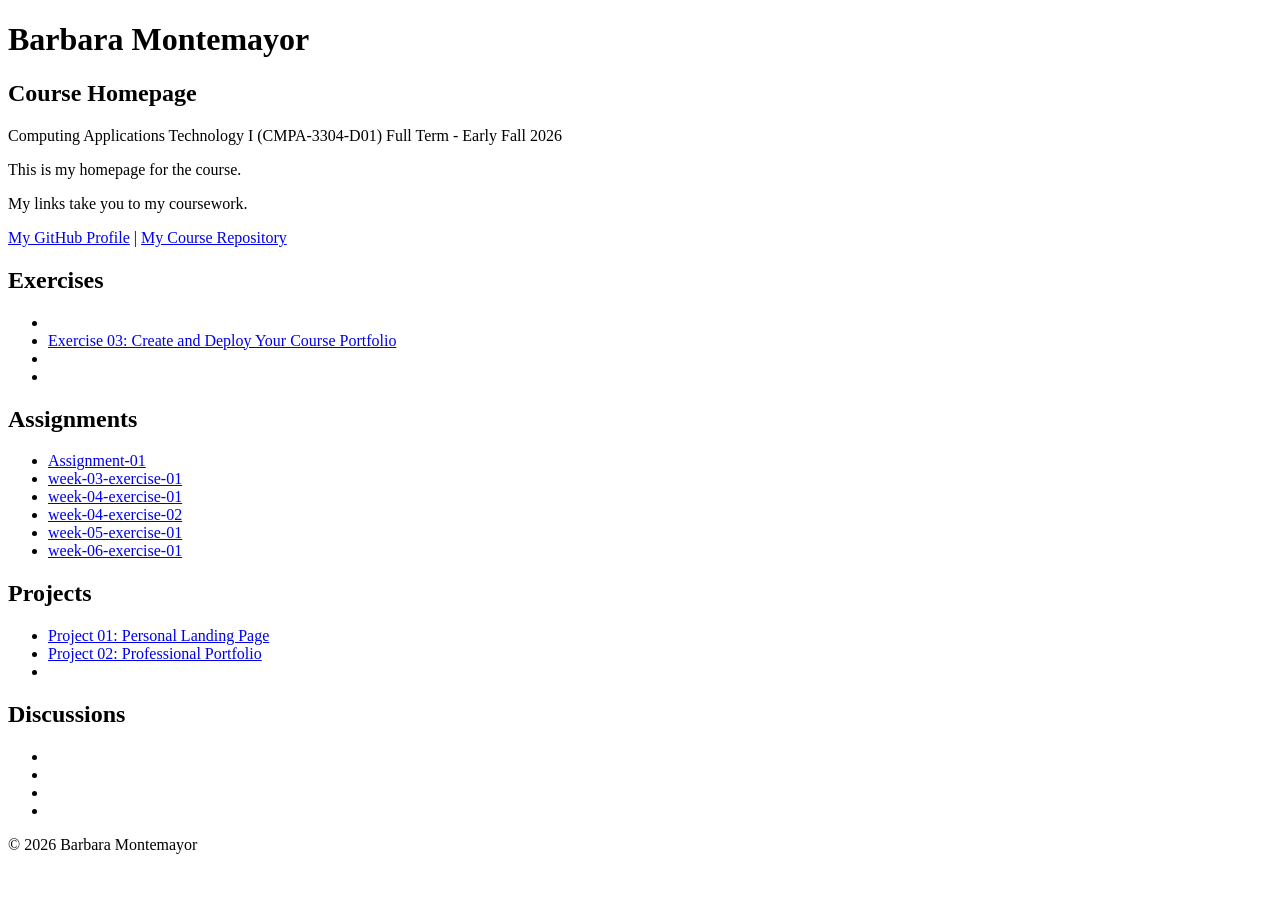
<file: index.html>
<!DOCTYPE html>

<!--

INSTRUCTIONS: HOW TO CHANGE THIS PAGE:

1. Change "Student Name" in the title above to your real name.

2. Change "Your Name" in the big heading below to your real name.

3. Change "your-username" to your real GitHub username in both links.

4. Change "your-repo-name" to the name of this repository.

5. Change "Course Name" to the name of your class.

6. Change "Semester Year" to match when you are taking this class.

7. Add links to your work:
    - Find the words that say "Exercise 01", "Assignment 01", etc.
    - Between the quote marks in href="", put the relative link to your work in the subfolder. You can simply link to the subfolder name. Take a look at the example folders and links to see how to do this.
    - For work not yet started/completed, you can leave the href="" blank until you are ready.
    - Change the words "Exercise 01" to match the name of the exercise. Do the same for assignments and projects. If you add your discussion posts, do the same for them.
    - Do this for each piece of work you finish.

8. You can add more links by copying a whole line like this:
    <li><a href="">New Work Name</a></li>
    Then paste it below the last one in that section.

9. Save your changes and push to GitHub when you are done. Remember you can use GitHub Desktop to help you with this.

Remember: During the course, if you want, you can style your homepage to introduce your own style and aesthetics. To start, keep this page simple and plain. This is just a template to get you started. Embrace the handcrafted approach to web design and development: change things to make them your own.

Remember: You must have a GitHub account, a new GitHub repository for this course, and this file (index.html) in that repository. 

Remember: You must create subfolders for each piece of coursework as the semester progresses.

-->

<html lang="en">
    <head>
        <meta charset="UTF-8" />
        <title>Course Homepage template</title>
        <meta charset="UTF-8" />
        <meta name="viewport" content="width=device-width, initial-scale=1.0" />
        <title>Barbara Montemayor - Course Homepage</title>
    </head>

    <body>
        <header>
            <h1>Barbara Montemayor</h1>
            <h2>Course Homepage</h2>
            <p>Computing Applications Technology I (CMPA-3304-D01) Full Term - Early Fall 2026</p>
            <p>This is my homepage for the course.</p>
            <p>My links take you to my coursework.</p>
            <nav>
                <a href="https://github.com/Nainebug-74">My GitHub Profile</a>
                |
                <a href="https://github.com/Nainebug-74/Course-Portfolio">
                    My Course Repository
                </a>
            </nav>
        </header>

        <main>
            <section>
                <h2>Exercises</h2>
                <ul>
                    <li>
                        <a href=""></a>
                    </li>
                    <li><a href="https://github.com/Nainebug-74/Course-Portfolio/tree/main/week-03-exercise-01">Exercise 03: Create and Deploy Your Course Portfolio</a></li>
                    <li></li>
                    <li></li>
                </ul>
            </section>

            <section>
                <h2>Assignments</h2>
                <ul>
                    </li>
                    <li><a href="https://github.com/Nainebug-74/Course-Portfolio/tree/main/assignment-01">
                        Assignment-01
                        </a>
                    </li>
                    <li><a href="https://nainebug-74.github.io/Course-Portfolio/week-03-exercise-01">
                        week-03-exercise-01
                    </a>
                </li>
                    <li><a href="https://nainebug-74.github.io/Course-Portfolio/week-04-exercise-01">
                        week-04-exercise-01
                    </a></li>
                    <li><a href="https://nainebug-74.github.io/Course-Portfolio/week-04-exercise-02">
                        week-04-exercise-02
                    </a></li>
                    <li><a href="https://nainebug-74.github.io/Course-Portfolio/week-05-exercise-01">
                        week-05-exercise-01
                    </a></li>
                    <li><a href="https://nainebug-74.github.io/Course-Portfolio/week-06-exercise-01">
                        week-06-exercise-01
                    </a></li>
                </ul>
            </section>

            <section>
                <h2>Projects</h2>
                <ul>
                    <li>
                        <a href="project-01/">
                            Project 01: Personal Landing Page
                        </a>
               
                
                    <li><a href="project-02/">Project 02: Professional Portfolio</a></li>
                    <li><a href=""></a></li>
                </ul>
            </section>

            <section>
                <h2>Discussions</h2>
                <p>
                  
                </p>
                <p>
                    
                </p>
                <ul>
                    <li>
                        <a href="">
                            
                        </a>
                    </li>
                    <li><a href=""></a></li>
                    <li><a href=""></a></li>
                    <li><a href=""></a></li>
                </ul>
            </section>
        </main>

        <footer>
            <p>&copy; 2026 Barbara Montemayor</p>
        </footer>
    </body>
</html>
</file>
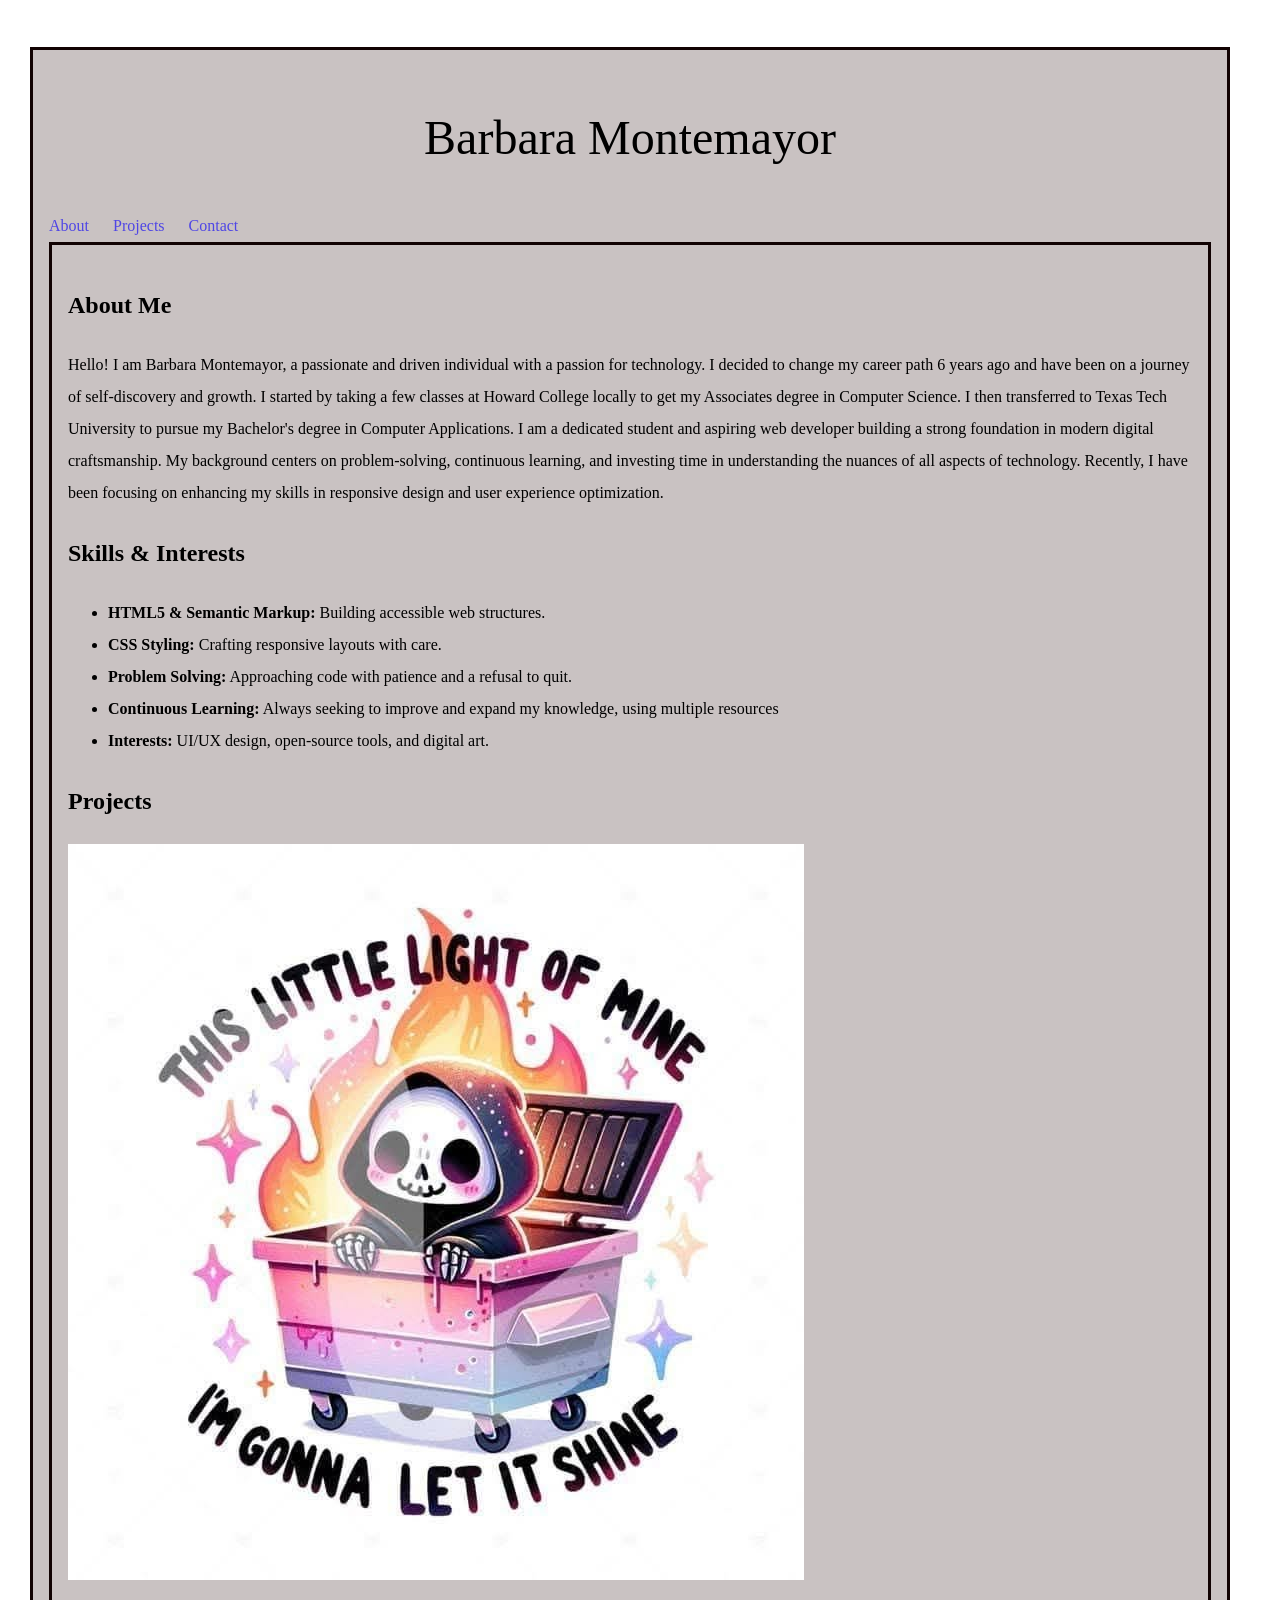
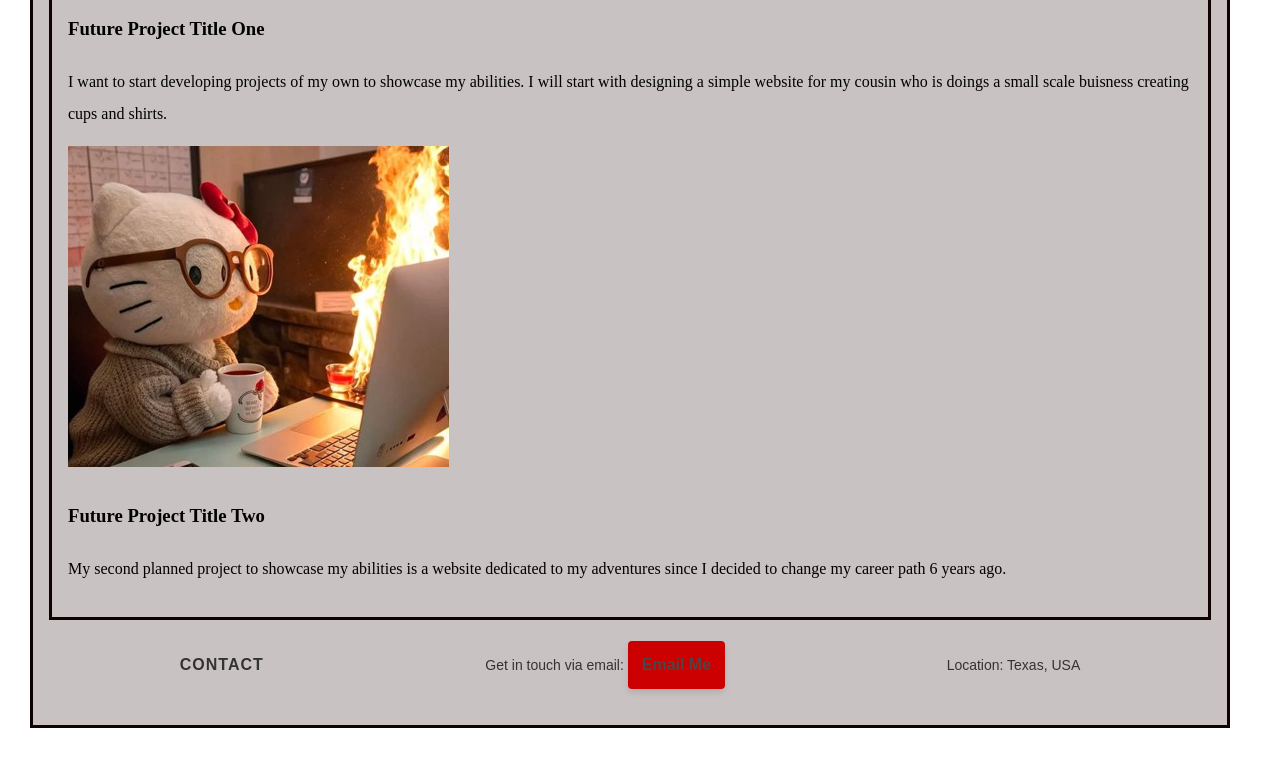
<file: project-01/index.html>
<!DOCTYPE html>
<html lang="en">

<head>
    <meta charset="UTF-8" />
    <meta name="viewport" content="width=device-width, initial-scale=1.0" />
    <title>My Portfolio</title>
    <link rel="stylesheet" href="./style.css" />
</head>

<body>
    <main>

    <header>
        <h1>Barbara Montemayor</h1>
       <nav class="nav-menu">
    <ul>
      <li><a href="#about">About</a></li>
      <li><a href="#projects">Projects</a></li>
      <li><a href="#contact">Contact</a></li>
    </ul>
        </nav>
    </header>

    <main>
        <section id="about">
            <h2>About Me</h2>
            <p>Hello! I am Barbara Montemayor, a passionate and driven individual with a passion for technology. I decided to change my career path 6 years ago and have been on a journey of self-discovery and growth. 
                I started by taking a few classes at Howard College locally to get my Associates degree in Computer Science. I then transferred to Texas Tech University to pursue my Bachelor's degree in Computer Applications.
                I am a dedicated student and aspiring web developer building a strong foundation in modern digital craftsmanship. My background centers on problem-solving, continuous learning, and investing time in 
                understanding the nuances of all aspects of technology. Recently, I have been focusing on enhancing my skills in responsive design and user experience optimization.</p>
        </section>

        <section id="skills">
            <h2>Skills & Interests</h2>
            <ul>
                <li><strong>HTML5 & Semantic Markup:</strong> Building accessible web structures.</li>
                <li><strong>CSS Styling:</strong> Crafting responsive layouts with care.</li>
                <li><strong>Problem Solving:</strong> Approaching code with patience and a refusal to quit.</li>
                <li><strong>Continuous Learning:</strong> Always seeking to improve and expand my knowledge, using multiple resources</li>
                <li><strong>Interests:</strong> UI/UX design, open-source tools, and digital art.</li>
            </ul>
        </section>

        <section id="projects">
            <h2>Projects</h2>
            <div class="project-card">
                <img src="computer 1.jpg" alt="Placeholder image for project one">
                <h3>Future Project Title One</h3>
                <p>I want to start developing projects of my own to showcase my abilities. I will start with designing a simple website for my cousin who is  doings a small scale buisness creating cups and shirts.</p>
            </div>
            <div class="project-card">
                <img src="Computer 2.jpg" alt="Placeholder image for project two">
                <h3>Future Project Title Two</h3>
                <p>My second planned project to showcase my abilities is a website dedicated to my adventures since I decided to change my career path 6 years ago.</p>
            </div>
        </section>
    </main>

    <footer id="contact">
        <h2>Contact</h2>
        <p>Get in touch via email: <a href="mailto:bmontem@ttu.edu" class="contact-btn">Email Me</a></p>
        <p>Location: Texas, USA</p>
    </footer>

</body>
</html>
</file>
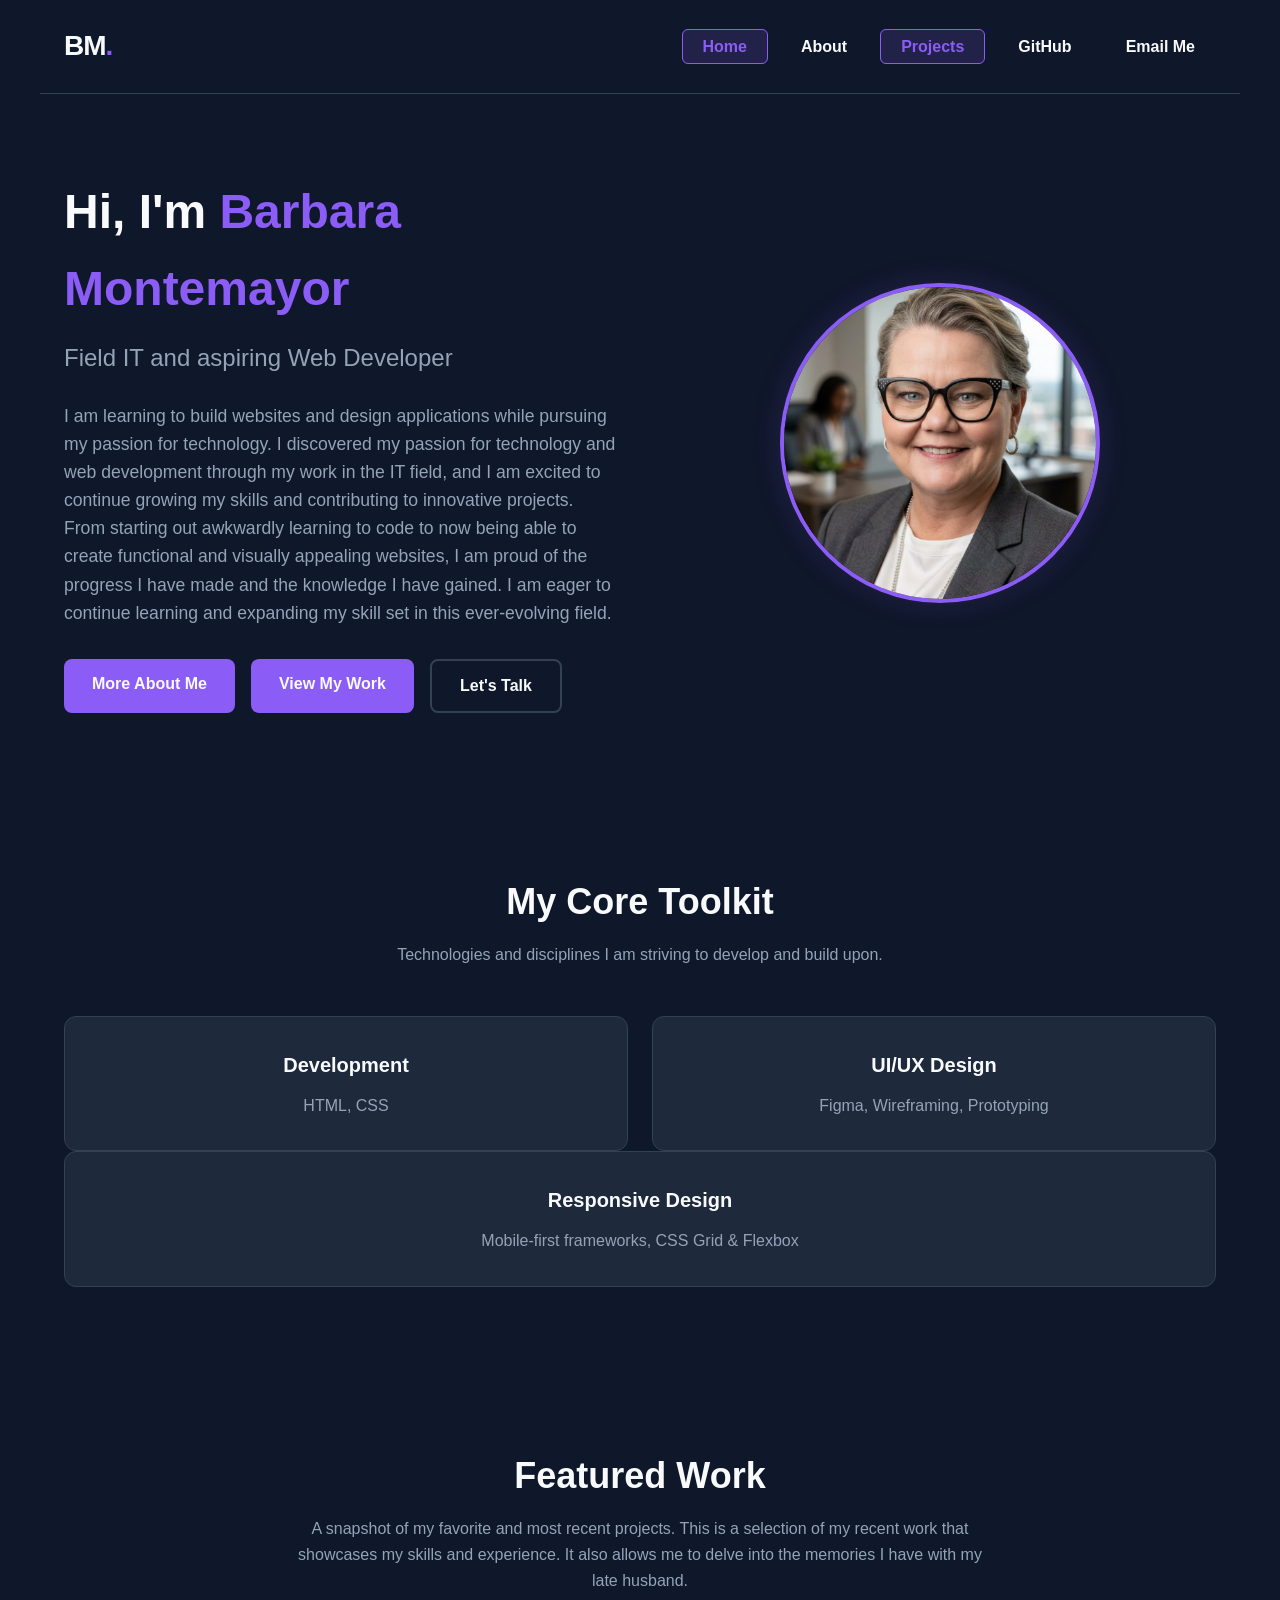
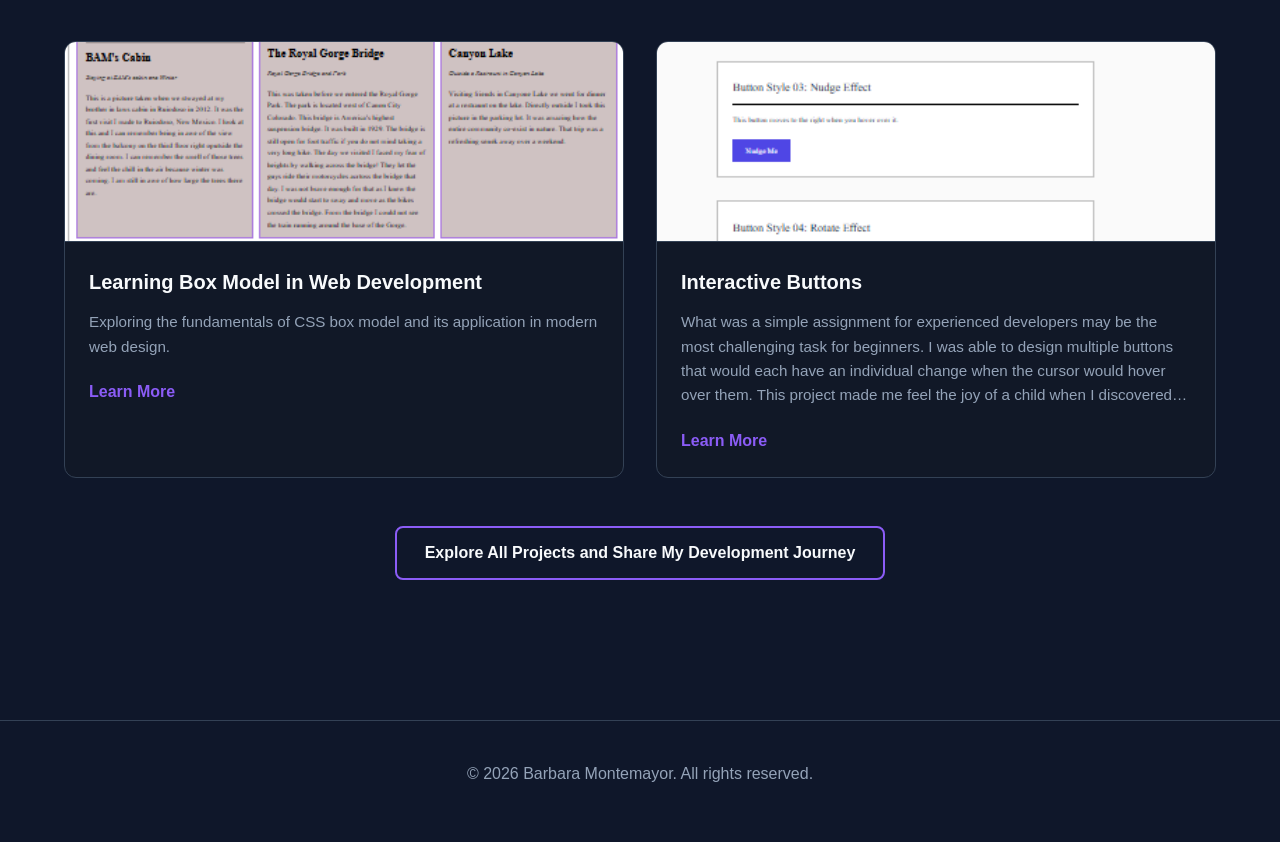
<file: project-02/index.html>
<!DOCTYPE html>
<html lang="en">
<head>
    <meta charset="UTF-8">
    <meta name="viewport" content="width=device-width, initial-scale=1.0">
    <title>Barbara Montemayor | Personal Portfolio</title>

    <link rel="stylesheet" href="style.css">
  
</head>
<body>

    <header class="site-header">
        <div class="logo">
            <a href="index.html">BM<span>.</span></a>
        </div>
        <nav class="navigation">
    <ul>
        <li><a href="index.html" class="active">Home</a></li>
        <li><a href="about.html">About</a></li>
    <li><a href="projects.html" class="active">Projects</a></li>
        <li><a href="https://github.com/Nainebug-74/Course-Portfolio" target="_blank" rel="noopener noreferrer">GitHub</a></li>
        <li><a href="mailto:bmontemayor@sm-energy.com">Email Me</a></li>
    </ul>
</nav>
    </header>

    <main>
        
        <section class="hero-section">
            <div class="hero-content">
                <h1>Hi, I'm <span class="highlight">Barbara Montemayor</span></h1>
                <h2>Field IT and aspiring Web Developer</h2>
                <p>I am learning to build websites and design applications while pursuing my passion for technology.
                    I discovered my passion for technology and web development through my work in the IT field, and I 
                    am excited to continue growing my skills and contributing to innovative projects. From starting out awkwardly learning
                     to code to now being able to create functional and visually appealing websites, I am proud of the progress I have 
                     made and the knowledge I have gained. I am eager to continue learning and expanding my skill set in this 
                     ever-evolving field.
                </p>
                <div class="cta-buttons">
                    <a href="about.html" class="btn btn-primary">More About Me</a>
                    <a href="https://nainebug-74.github.io/Course-Portfolio/" class="btn btn-primary">View My Work</a>
                    <a href="mailto:bmontemayor@sm-energy.com" class="btn btn-secondary">Let's Talk</a>
                </div>
            </div>
            <div class="hero-image">
                <img src="profile.png" alt="Barbara Montemayor Portrait">
            </div>
        </section>

    
        <section class="overview-section">
            <div class="section-title">
                <h2>My Core Toolkit</h2>
                <p>Technologies and disciplines I am striving to develop and build upon.</p>
            </div>
            <div class="skills-grid">
                <div class="skill-card">
                    <i class="fa-brands fa-html5"></i>
                    <h3>Development</h3>
                    <p>HTML, CSS</p>
                </div>
                <div class="skill-card">
                    <i class="fa-solid fa-pen-nib"></i>
                 
                    <h3>UI/UX Design</h3>
                    <p>Figma, Wireframing, Prototyping</p>
                </div>
            </div>
                <div class="skill-card">
                    <i class="fa-solid fa-mobile-screen"></i>
                    <h3>Responsive Design</h3>
                    <p>Mobile-first frameworks, CSS Grid & Flexbox</p>
                </div>
            </div>
        </section>

      
        <section class="featured-section">
            <div class="section-title">
                <h2>Featured Work</h2>
                <p>A snapshot of my favorite and most recent projects. This is a selection of my recent work that showcases my skills and 
                    experience. It also allows me to delve into the memories I have with my late husband. </p>
            </div>
            <div class="projects-preview-grid">
                <article class="project-card">
                    <img src="project-thumbnail.png" alt="Learning Box Model Preview">
                    <div class="project-info">
                        <h3>Learning Box Model in Web Development</h3>
                        <p>Exploring the fundamentals of CSS box model and its application in modern web design.</p>
                        <a href="https://nainebug-74.github.io/Course-Portfolio/week-04-exercise-02/" class="text-link">Learn More <i class="fa-solid fa-arrow-right"></i></a>
                    </div>
                </article>
                <!-- Project 2 -->
                <article class="project-card">
                    <img src="project-02-thumbnail.png" alt="Interactive Buttons Preview">
                    <div class="project-info">
                        <h3>Interactive Buttons</h3>
                        <p>What was a simple assignment for experienced developers may be the most challenging task for beginners. 
                            I was able to design multiple buttons that would each have an individual change when the cursor would hover over them.
                        This project made me feel the joy of a child when I discovered how it worked and spent hours deciding what my favorite changed were.
                    </p>
                        <a href="https://nainebug-74.github.io/Course-Portfolio/week-05-exercise-01/" class="text-link">Learn More <i class="fa-solid fa-arrow-right"></i></a>
                    </div>
                </article>
            </div>
            <div class="view-all-container">
                <a href="https://nainebug-74.github.io/Course-Portfolio/" class="btn btn-outline">Explore All Projects and Share My Development Journey</a>
            </div>
        </section>
    </main>

    
    <footer class="site-footer">
        <p>&copy; 2026 Barbara Montemayor. All rights reserved.</p>

    
</body>
</html>
</file>
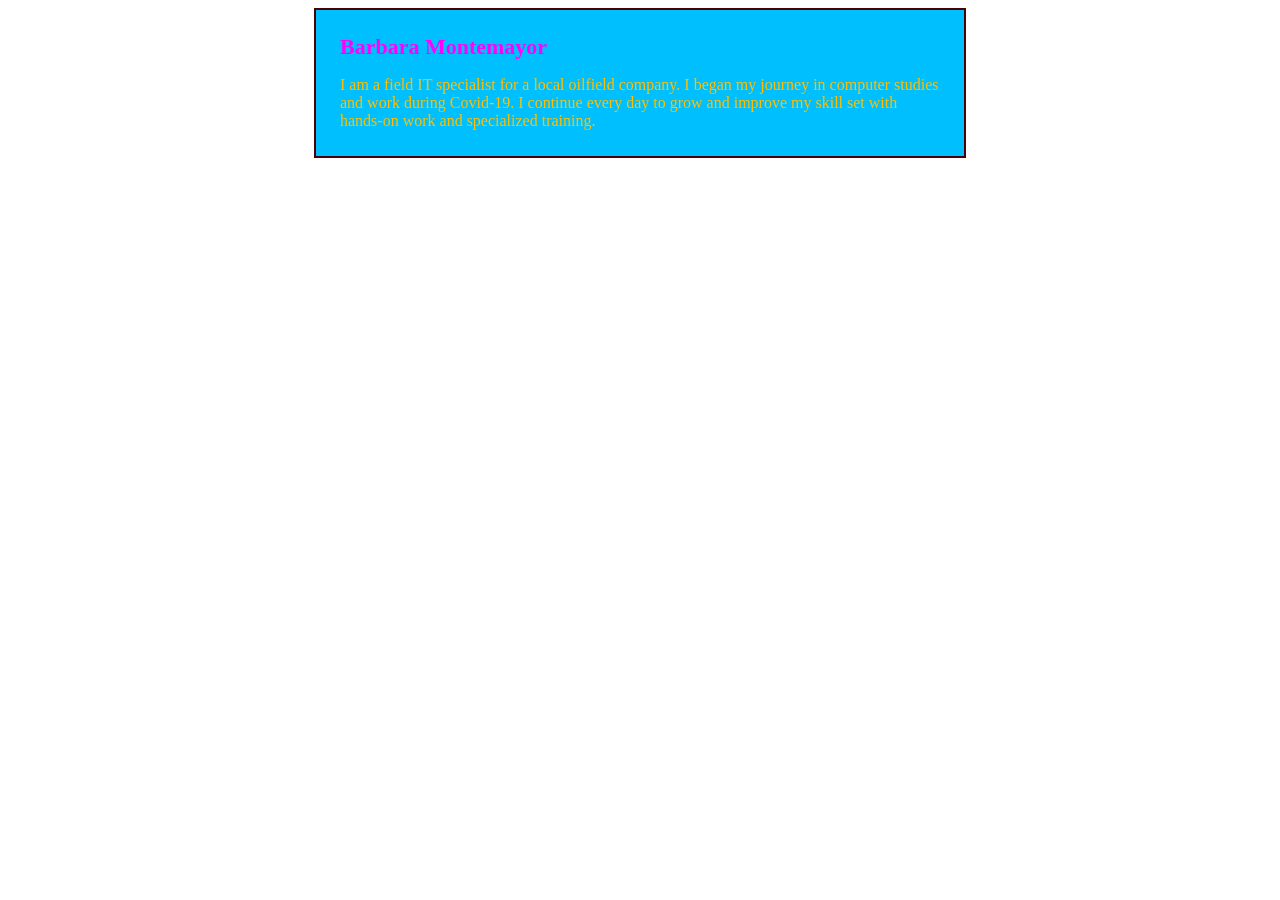
<file: week-03-exercise-01/index.html>
<!DOCTYPE html>
<html lang="en">
<head>
    <meta charset="UTF-8">
    <meta name="viewport" content="width=device-width, initial-scale=1.0">
    <title>Barbara Montemayor</title>
    <link rel="stylesheet" href="style.css">
</head>
<body>
<div class="card">
    <h1 class="name">Barbara Montemayor</h1>
    <p class="bio">I am a field IT specialist for a local oilfield company. I began my journey in computer studies and work during Covid-19. I continue every day to grow and improve my skill set with hands-on work and specialized training.</p>
</div>
    
    

</body>
</html>
</file>
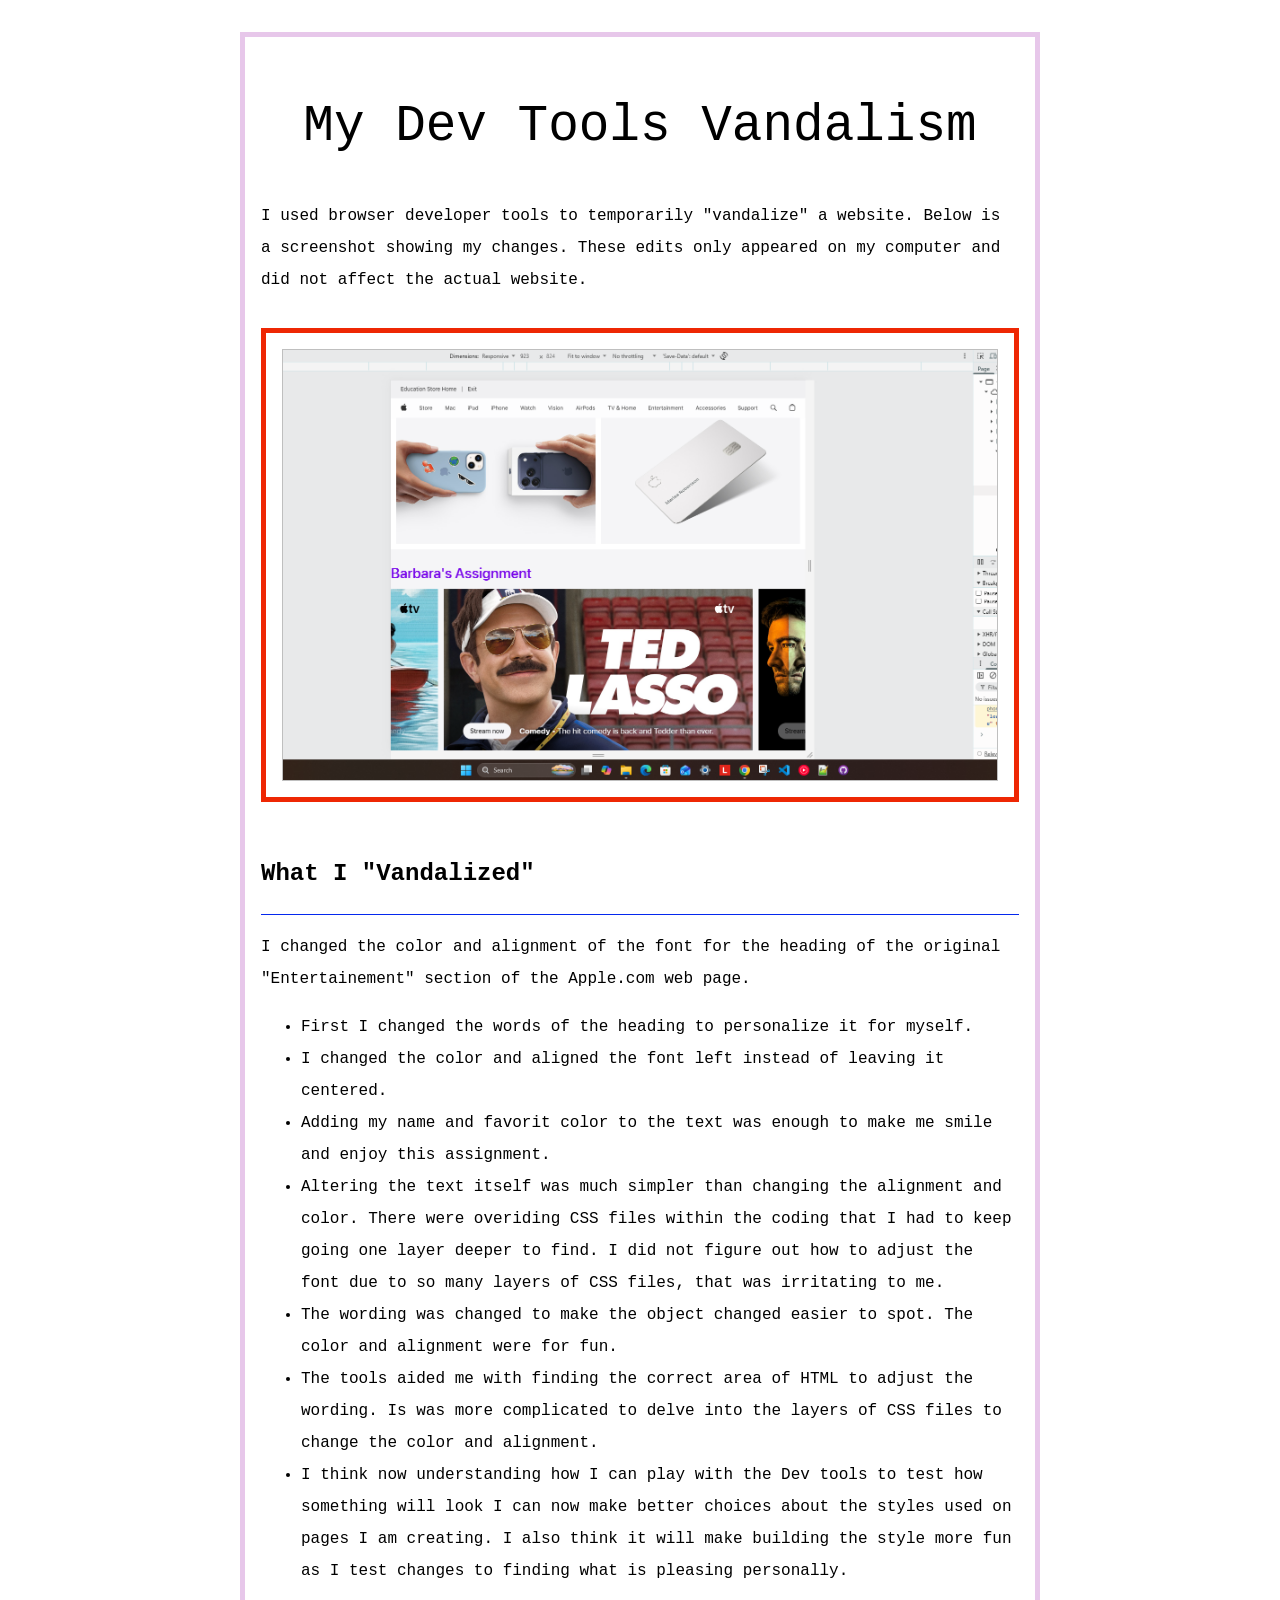
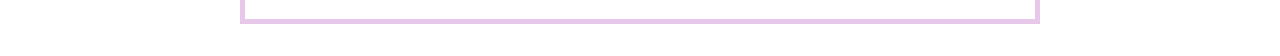
<file: week-04-exercise-01/index.html>
<!DOCTYPE html>
<html lang="en">

<head>
    <meta charset="UTF-8" />
    <meta name="viewport" content="width=device-width, initial-scale=1.0" />
    <title>Week 04 Exercise 01 - My Dev Tools Vandalism</title>
    <link rel="stylesheet" href="./style.css" />
</head>

<body>
    <main>
        <h1>My Dev Tools Vandalism</h1>
        <p>
            I used browser developer tools to temporarily "vandalize" a
            website. Below is a screenshot showing my changes. These edits
            only appeared on my computer and did not affect the actual
            website.
        </p>
        <div class="screenshot-container">
            <!-- 
                IMPORTANT: Update the src attribute below to match your screenshot filename.
                Example: If your screenshot is named "apple-dot-com-but-with-papyrus-font.png", change the line to:
                src="./apple-dot-com-but-with-papyrus-font.png"
            -->
            <img src="./Dev-vandalism-mychanges.png" alt="Screenshot of the webpage I vandalized" />
        </div>
        <h2>What I "Vandalized"</h2>
        <p>
            I changed the color and alignment of the font for the heading of the original "Entertainement" section of the Apple.com web page.
        <ul>
            <li>First I changed the words of the heading to personalize it for myself.</li>
            <li>I changed the color and aligned the font left instead of leaving it centered.</li>
            <li>Adding my name and favorit color to the text was enough to make me smile and enjoy this assignment.</li>
            <li>Altering the text itself was much simpler than changing the alignment and color. There were overiding CSS files within the coding that I had to keep going one layer deeper to find. 
                I did not figure out how to adjust the font due to so many layers of CSS files, that was irritating to me.</li>
            <li>The wording was changed to make the object changed easier to spot. The color and alignment were for fun.</li>
            <li>The tools aided me with finding the correct area of HTML to adjust the wording. Is was more complicated to delve into the layers of CSS files to change the color and alignment.</li>
            <li>I think now understanding how I can play with the Dev tools to test how something will look I can now make better choices about the styles used on pages I am creating. 
                I also think it will make building the style more fun as I test changes to finding what is pleasing personally.
            </li>
        </ul>
        </p>
    </main>
</body>

</html>
</file>
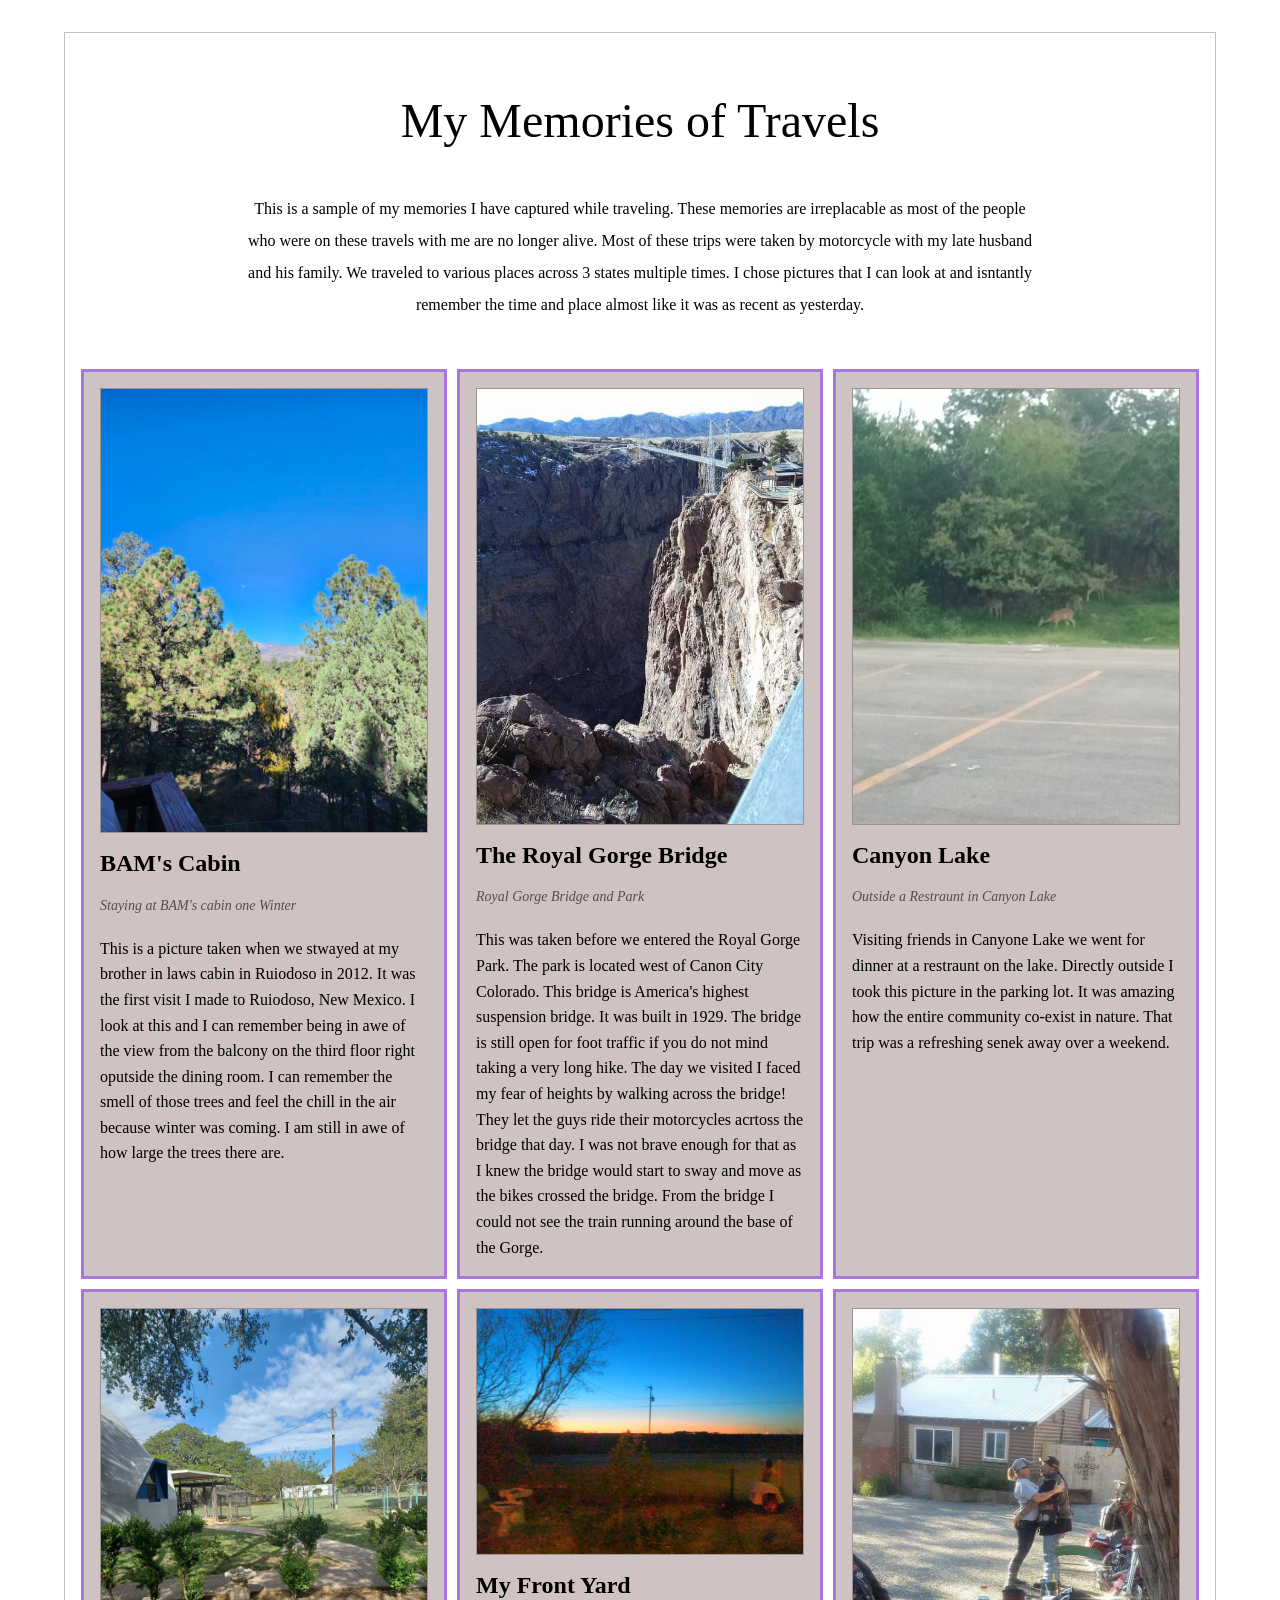
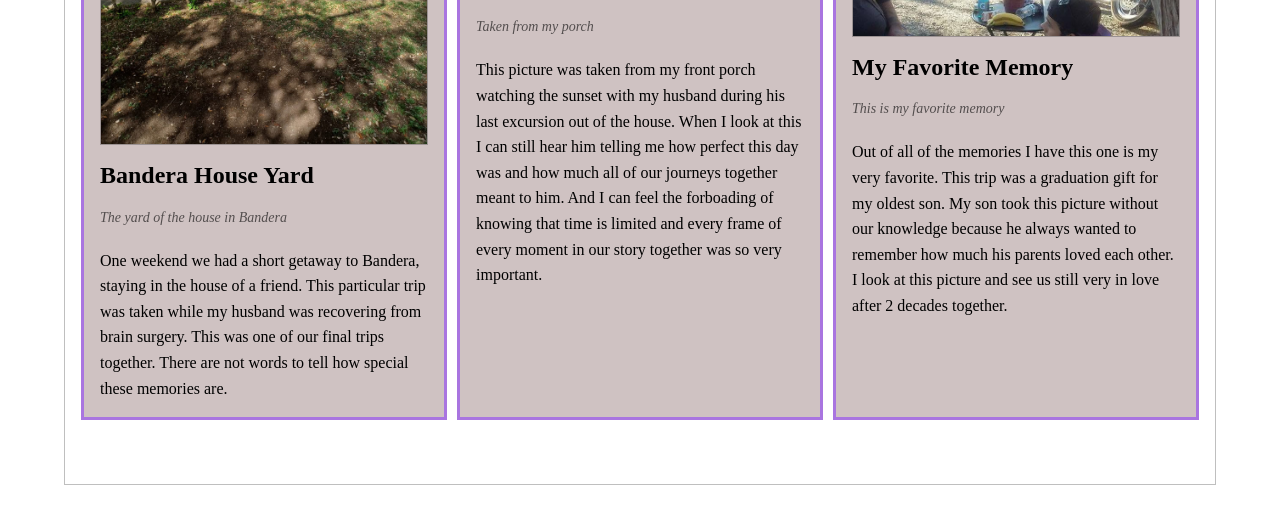
<file: week-04-exercise-02/index.html>
<!DOCTYPE html>
<html lang="en">

<head>
    <meta charset="UTF-8" />
    <meta name="viewport" content="width=device-width, initial-scale=1.0" />
    <title>Week 04 Exercise 02 - My Travel Memories</title>
    <link rel="stylesheet" href="./style.css" />
</head>

<body>
    <main>
        <h1>My Memories of Travels</h1>
        <!-- 
            SAMPLE OVERVIEW TEXT
            Replace this entire paragraph with your own description.
            How do you think about your collection? Write that out here.
            P.S. Please use your own words. Be yourself.
        -->
        <p>
            This is a sample of my memories I have captured while traveling. These memories are irreplacable as most of the people who were on these travels with me are no longer alive.
            Most of these trips were taken by motorcycle with my late husband and his family. We traveled to various places across 3 states multiple times. I chose pictures that I can 
            look at and isntantly remember the time and place almost like it was as recent as yesterday.
        </p>

        <div class="collection-grid">

            <!-- 
                SAMPLE CARD 1
                Replace this entire card with your own item.
                Keep the same structure: image, title, details, description.
            -->
            <div class="collection-card">
                <img src="./BAMs-cabin.jpg" alt="BAMs cabin view" />
                <h2>BAM's Cabin</h2>
                <p class="details">Staying at BAM's cabin one Winter</p>
                <p class="description">
                    This is a picture taken when we stwayed at my brother in laws cabin in Ruiodoso in 2012. It was the first visit I made to Ruiodoso, New Mexico.
                    I look at this and I can remember being in awe of the view from the balcony on the third floor right oputside the dining room.
                    I can remember the smell of those trees and feel the chill in the air because winter was coming. I am still in awe of how large the trees there are.
                </p>
            </div>

            <!-- 
                SAMPLE CARD 2
                Replace this entire card with your own item.
                Notice the structure is identical to Sample Card 1.
            -->
            <div class="collection-card">
                <img src="./Royal-Gorge.jpg" alt="Royal Gorge" />
                <h2>The Royal Gorge Bridge</h2>
                <p class="details">Royal Gorge Bridge and Park</p>
                <p class="description">
                    This was taken before we entered the Royal Gorge Park. The park is located west of Canon City Colorado. This bridge is  America's highest suspension bridge.
                    It was built in 1929. The bridge is still open for foot traffic if you do not mind taking a very long hike. The day we visited I faced my fear of heights by 
                    walking across the bridge! They let the guys ride their motorcycles acrtoss the bridge that day. I was not brave enough for that as I knew the bridge would 
                    start to sway and move as the bikes crossed the bridge. From the bridge I could not see the train running around the base of the Gorge.
                </p>
            </div>

            <!-- 
                PLACEHOLDER CARD 3
                Complete this card by adding your image, title, details, and description.
            -->
            <div class="collection-card">
                <img src="Canyon-Lake.jpg" alt="Canyon Lake Getaway" />
                <h2>Canyon Lake</h2>
                <p class="details">Outside a Restraunt in Canyon Lake</p>
                <p class="description">
                    Visiting friends in Canyone Lake we went for dinner at a restraunt on the lake. Directly outside I took this picture in the parking lot.
                    It was amazing how the entire community co-exist in nature. That trip was a refreshing senek away over a weekend.
                </p>
            </div>

            <!-- 
                PLACEHOLDER CARD 4
                Complete this card by adding your image, title, details, and description.
            -->
            <div class="collection-card">
                <img src="Bandera-yard.jpg" alt="Bandera Getaway" />
                <h2>Bandera House Yard</h2>
                <p class="details">The yard of the house in Bandera</p>
                <p class="description">
                    One weekend we had a short getaway to Bandera, staying in the house of a friend. This particular trip was taken while my husband was 
                    recovering from brain surgery. This was one of our final trips together. There are not words to tell how special these memories are.
                </p>
            </div>

            <!-- 
                PLACEHOLDER CARD 5
                Complete this card by adding your image, title, details, and description.
            -->
            <div class="collection-card">
                <img src="my-front-yard.jpg" alt="My Front Yard" />
                <h2>My Front Yard</h2>
                <p class="details">Taken from my porch</p>
                <p class="description">
                    This picture was taken from my front porch watching the sunset with my husband during his last excursion out of the house.
                    When I look at this I can still hear him telling me how perfect this day was and how much all of our journeys together meant 
                    to him. And I can feel the forboading of knowing that time is limited and every frame of every moment in our story together
                    was so very important.
                </p>
            </div>

            <!-- 
                PLACEHOLDER CARD 6
                Complete this card by adding your image, title, details, and description.
            -->
            <div class="collection-card">
                <img src="Colorado-cabin.jpg" alt="Colorado cabin" />
                <h2>My Favorite Memory</h2>
                <p class="details">This is my favorite memory</p>
                <p class="description">
                    Out of all of the memories I have this one is my very favorite. This trip was a graduation gift for my oldest son.
                    My son took this picture without our knowledge because he always wanted to remember how much his parents loved each other.
                    I look at this picture and see us still very in love after 2 decades together.
                </p>
            </div>
        </div>
    </main>
</body>

</html>
</file>
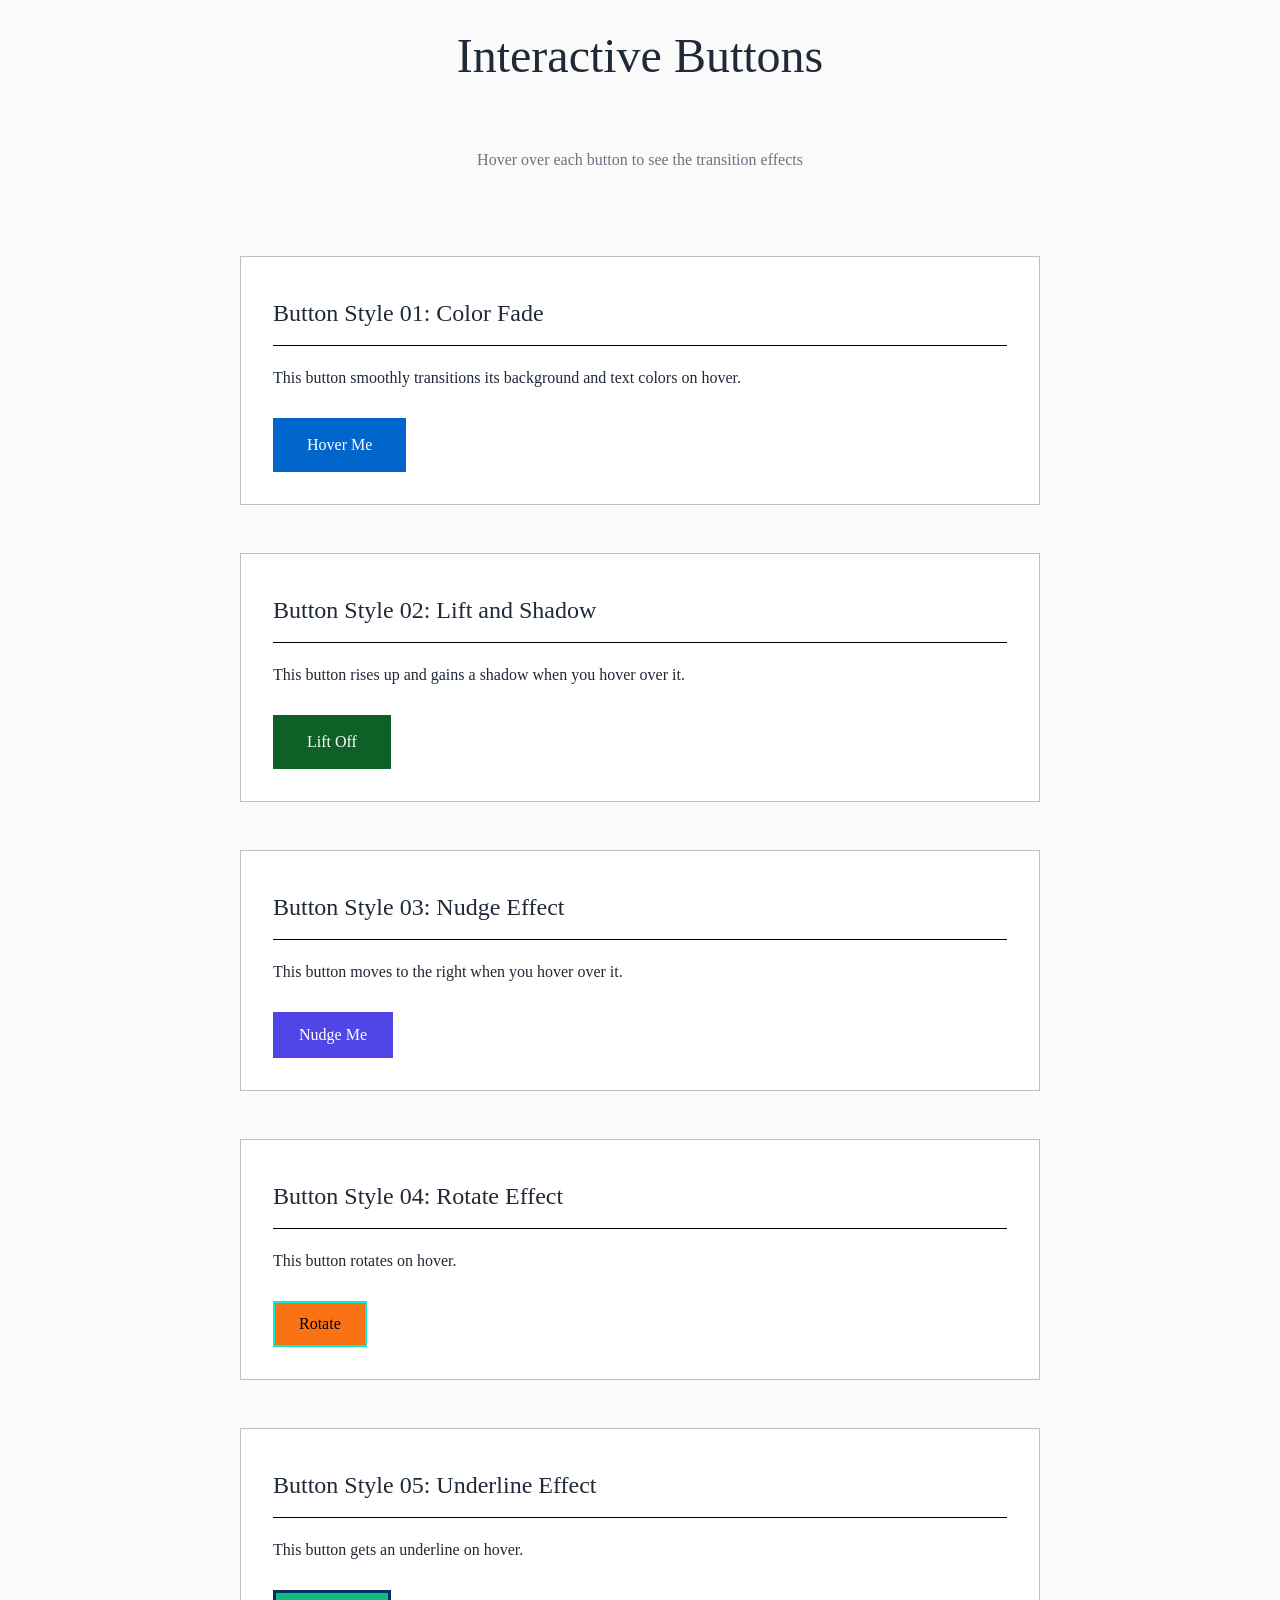
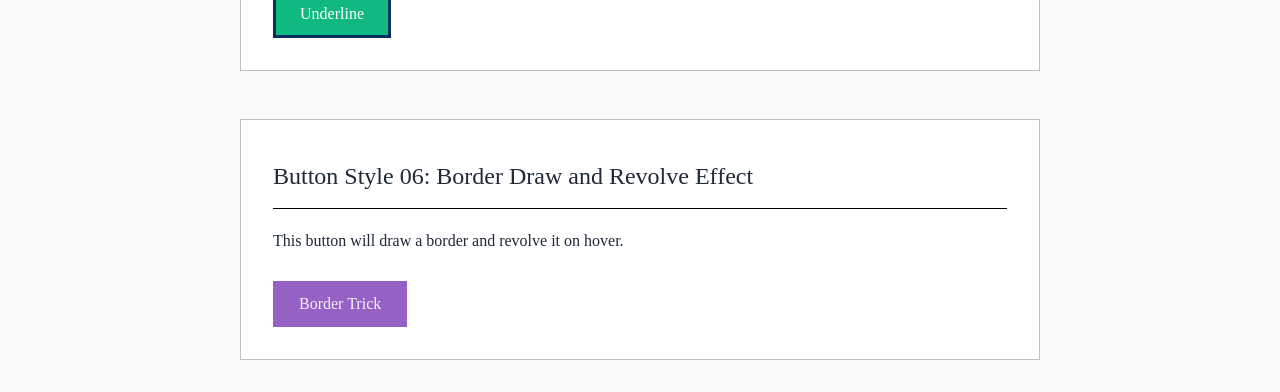
<file: week-05-exercise-01/index.html>
<!DOCTYPE html>
<html lang="en">

<head>
    <meta charset="UTF-8">
    <meta name="viewport" content="width=device-width, initial-scale=1.0">
    <title>Exercises Week 05 Exercise 01: Interactive Buttons</title>
    <link rel="stylesheet" href="./style.css">
</head>

<body>
    <div class="container">
        <h1>Interactive Buttons</h1>
        <p class="subtitle">Hover over each button to see the transition effects</p>

        <section class="button-section">
            <h2>Button Style 01: Color Fade</h2>
            <p>This button smoothly transitions its background and text colors on hover.</p>
            <button class="button-01">Hover Me</button>
        </section>


        <section class="button-section">
            <h2>Button Style 02: Lift and Shadow</h2>
            <p>This button rises up and gains a shadow when you hover over it.</p>
            <button class="button-02">Lift Off</button>
        </section>

        <section class="button-section">
            <h2>Button Style 03: Nudge Effect</h2> 
            <p>This button moves to the right when you hover over it.</p>
            <button class="button-03">Nudge Me</button>
        </section>

        <section class="button-section">
            <h2>Button Style 04: Rotate Effect</h2>
            <p>This button rotates on hover.</p>
            <button class="button-04">Rotate</button>
        </section>

        <section class="button-section">
            <h2>Button Style 05: Underline Effect</h2>
            <p>This button gets an underline on hover.</p>
            <button class="button-05">Underline</button>
        </section>

        <section class="button-section">
            <h2>Button Style 06: Border Draw and Revolve <Draw>
            </Revolve> Effect</h2>
            <p>This button will draw a border and revolve it on hover.</p>
            <button class="button-06">Border Trick</button>
        </section>
    </div>
</body>

</html>
</file>
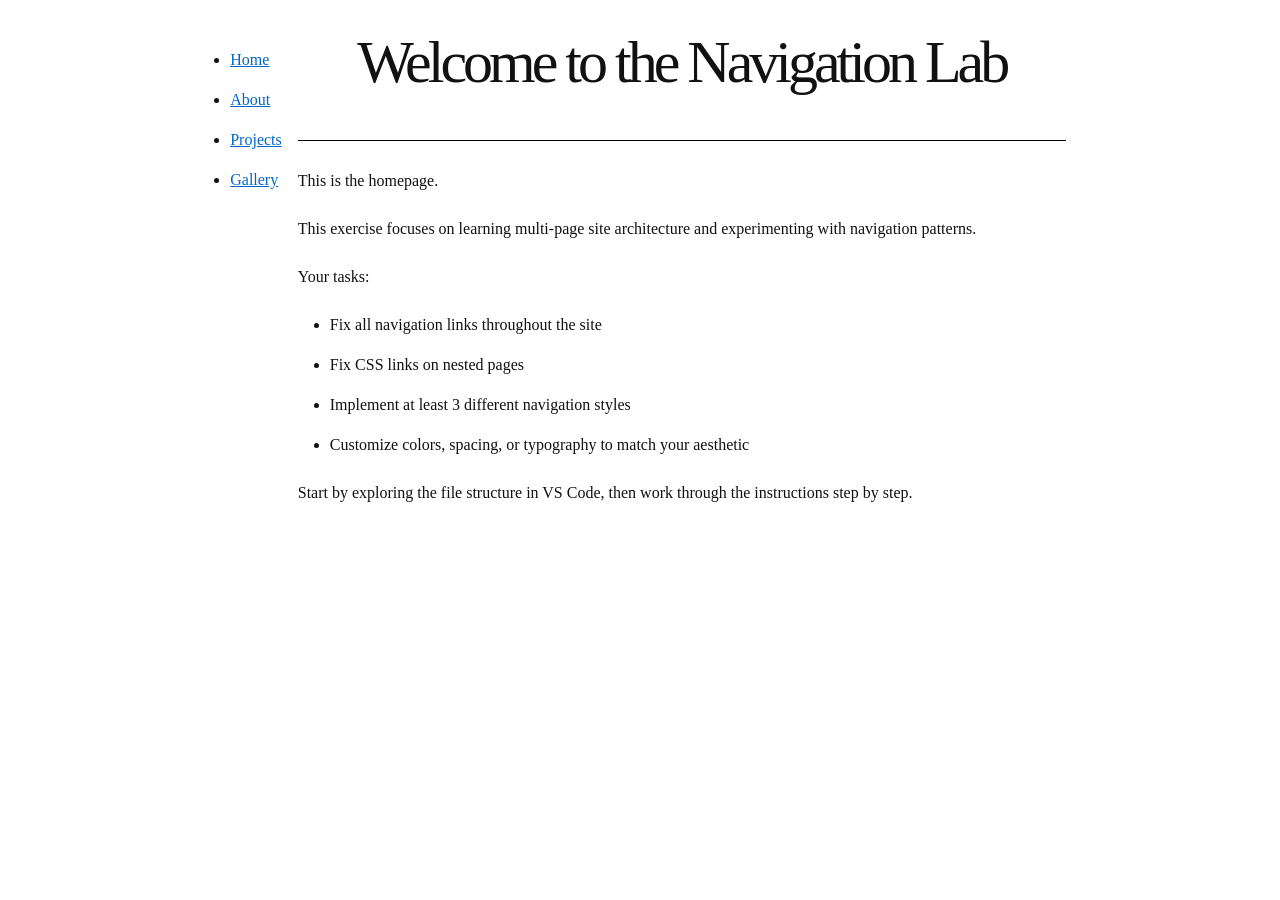
<file: week-06-exercise-01/index.html>
<!DOCTYPE html>
<html lang="en">

<head>
  <meta charset="UTF-8">
  <meta name="viewport" content="width=device-width, initial-scale=1.0">
  <title>Navigation Lab - Home</title>
  <link rel="stylesheet" href="css/style.css">
</head>

<body>

  <nav class="nav-center">
    <ul>
      <li><a href="index.html">Home</a></li>
      <li><a href="about.html">About</a></li>
      <li><a href="projects/index.html">Projects</a></li>
      <li><a href="gallery/index.html">Gallery</a></li>
    </ul>
  </nav>

  <main>
    <h1>Welcome to the Navigation Lab</h1>

    <p>This is the homepage.</p>
    <p>This exercise focuses on learning multi-page site architecture and experimenting with navigation patterns.</p>

    <p>Your tasks:</p>
    <ul>
      <li>Fix all navigation links throughout the site</li>
      <li>Fix CSS links on nested pages</li>
      <li>Implement at least 3 different navigation styles</li>
      <li>Customize colors, spacing, or typography to match your aesthetic</li>
    </ul>

    <p>Start by exploring the file structure in VS Code, then work through the instructions step by step.</p>
  </main>

</body>

</html>
</file>
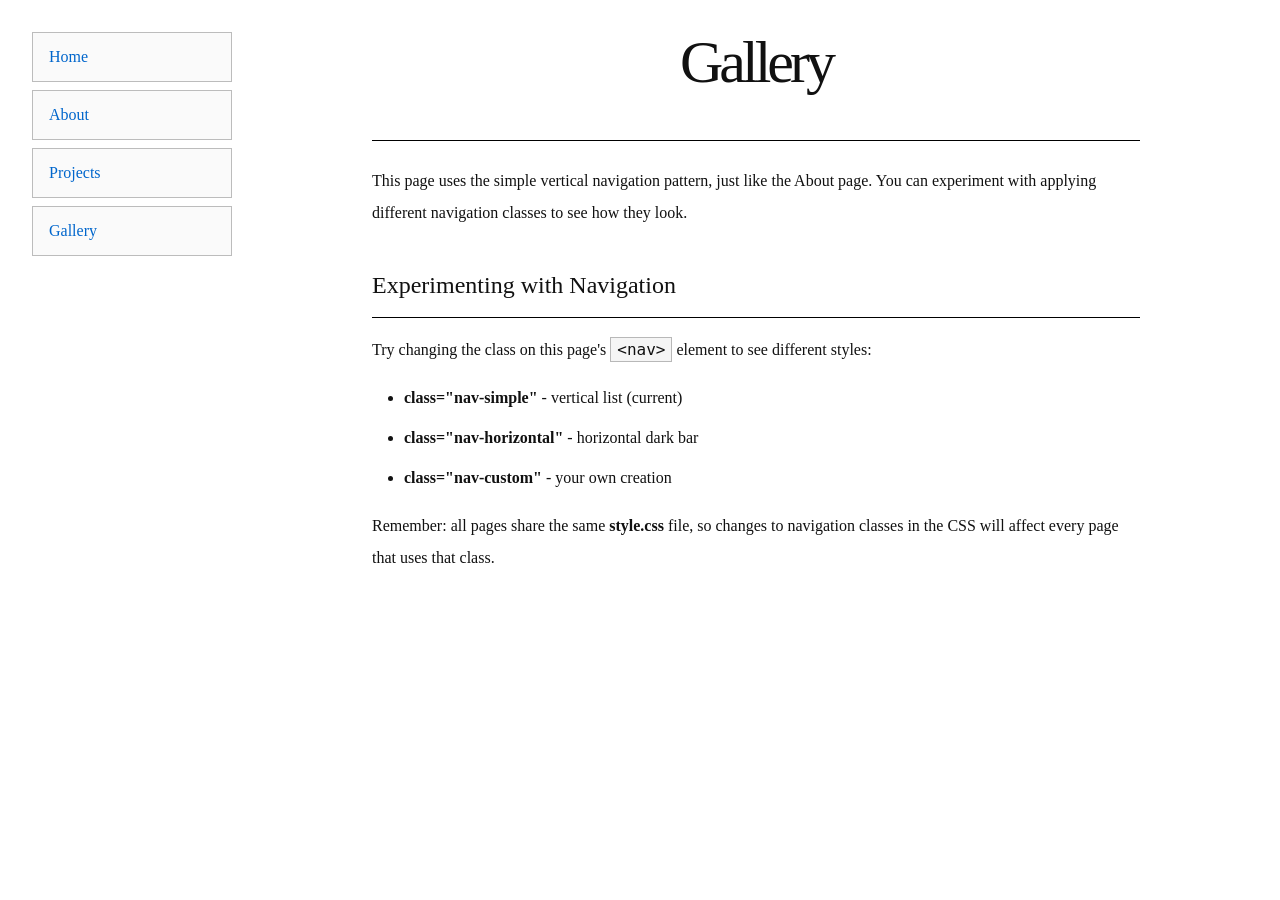
<file: week-06-exercise-01/gallery/index.html>
<!DOCTYPE html>
<html lang="en">

<head>
  <meta charset="UTF-8">
  <meta name="viewport" content="width=device-width, initial-scale=1.0">
  <title>Navigation Lab - Gallery</title>
  <link rel="stylesheet" href="../css/style.css">
</head>

<body>

  <nav class="nav-simple">
    <ul>
      <li><a href="../index.html">Home</a></li>
      <li><a href="../about.html">About</a></li>
      <li><a href="/projects/index.html">Projects</a></li>
      <li><a href="index.html">Gallery</a></li>
    </ul>
  </nav>

  <main>
    <h1>Gallery</h1>

    <p>This page uses the simple vertical navigation pattern, just like the About page. You can experiment with applying
      different navigation classes to see how they look.</p>

    <h2>Experimenting with Navigation</h2>

    <p>Try changing the class on this page's <code>&lt;nav&gt;</code> element to see different styles:</p>

    <ul>
      <li><strong>class="nav-simple"</strong> - vertical list (current)</li>
      <li><strong>class="nav-horizontal"</strong> - horizontal dark bar</li>
      <li><strong>class="nav-custom"</strong> - your own creation</li>
    </ul>

    <p>Remember: all pages share the same <strong>style.css</strong> file, so changes to navigation classes in the CSS
      will affect every page that uses that class.</p>
  </main>

</body>

</html>
</file>
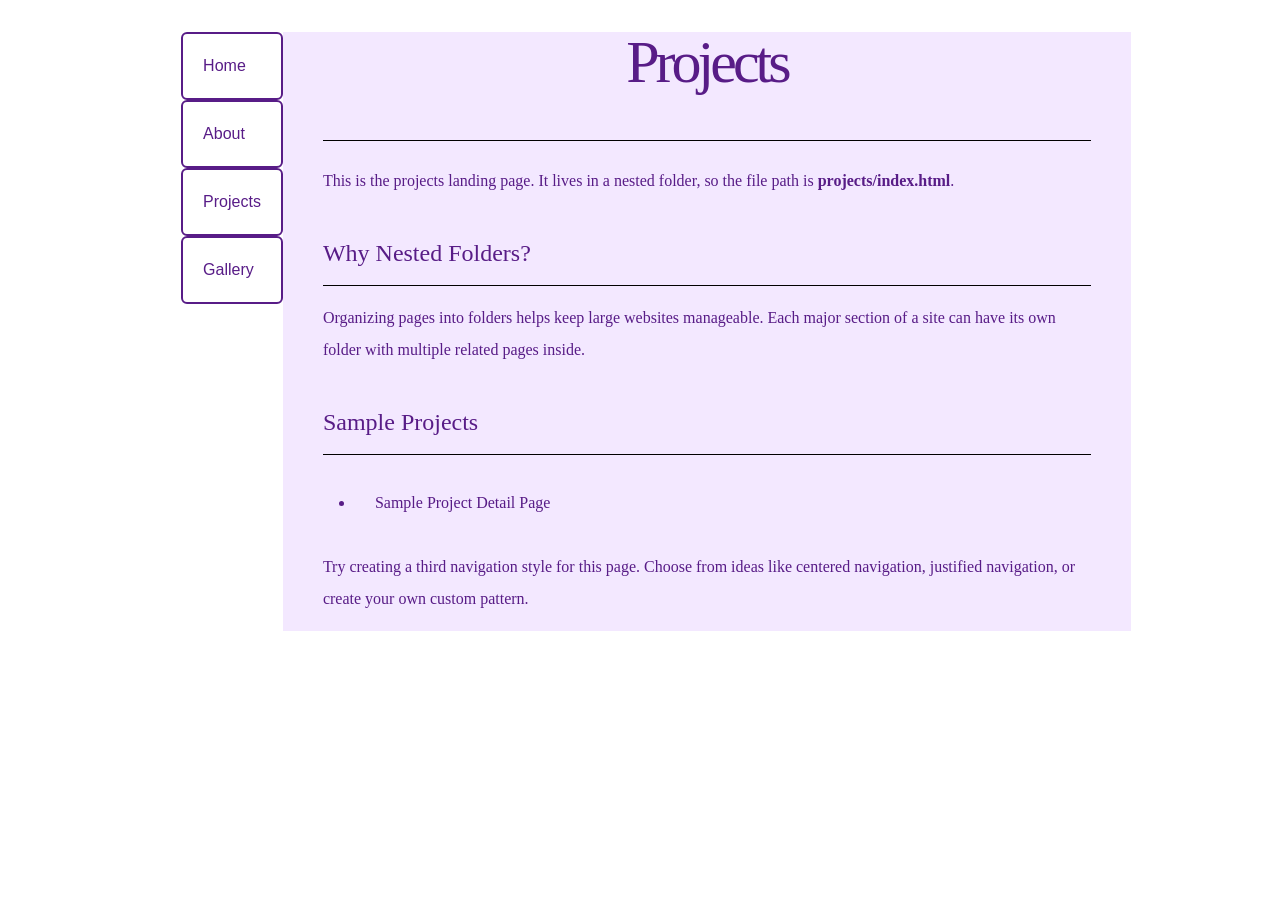
<file: week-06-exercise-01/projects/index.html>
<!DOCTYPE html>
<html lang="en">

<head>
    <nav class="nav-links">
      <ul>
      <a href="../index.html">Home</a></li>
      <a href="../about.html">About</a></li>
      <a href="/projects/index.html">Projects</a></li>
      <a href="../gallery/index.html">Gallery</a></li>
    </ul>
  </nav>
  <meta charset="UTF-8">
  <meta name="viewport" content="width=device-width, initial-scale=1.0">
  <title>Navigation Lab - Projects</title>
  <link rel="stylesheet" href="../css/style.css">
</head>

<body>

  <nav-bar class="nav-bar">

  </nav>

  <main>
    <h1>Projects</h1>

    <p>This is the projects landing page. It lives in a nested folder, so the file path is
      <strong>projects/index.html</strong>.
    </p>

    <h2>Why Nested Folders?</h2>

    <p>Organizing pages into folders helps keep large websites manageable. Each major section of a site can have its own
      folder with multiple related pages inside.</p>

    <h2>Sample Projects</h2>

    <ul>
      <li><a href="project-detail.html">Sample Project Detail Page</a></li>
    </ul>

    <p>Try creating a third navigation style for this page. Choose from ideas like centered navigation, justified
      navigation, or create your own custom pattern.</p>
  </main>

</body>

</html>
</file>
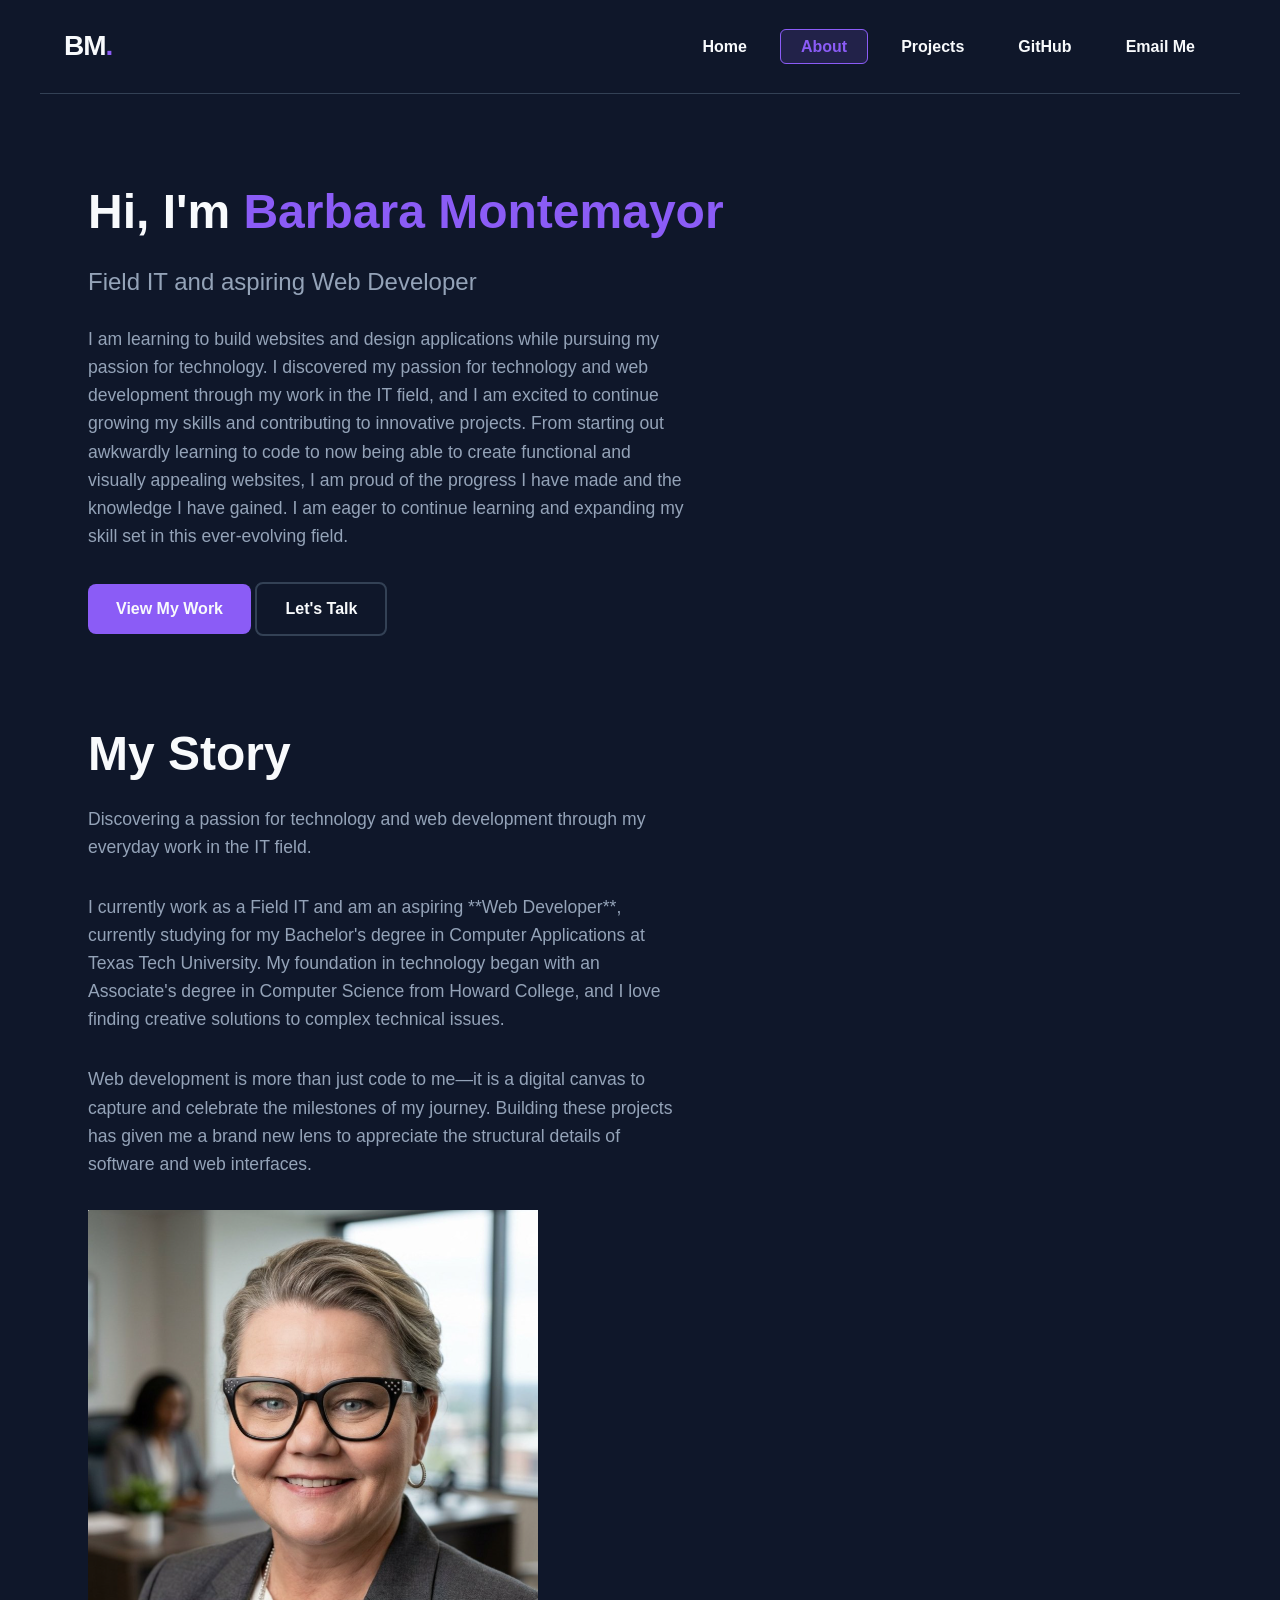
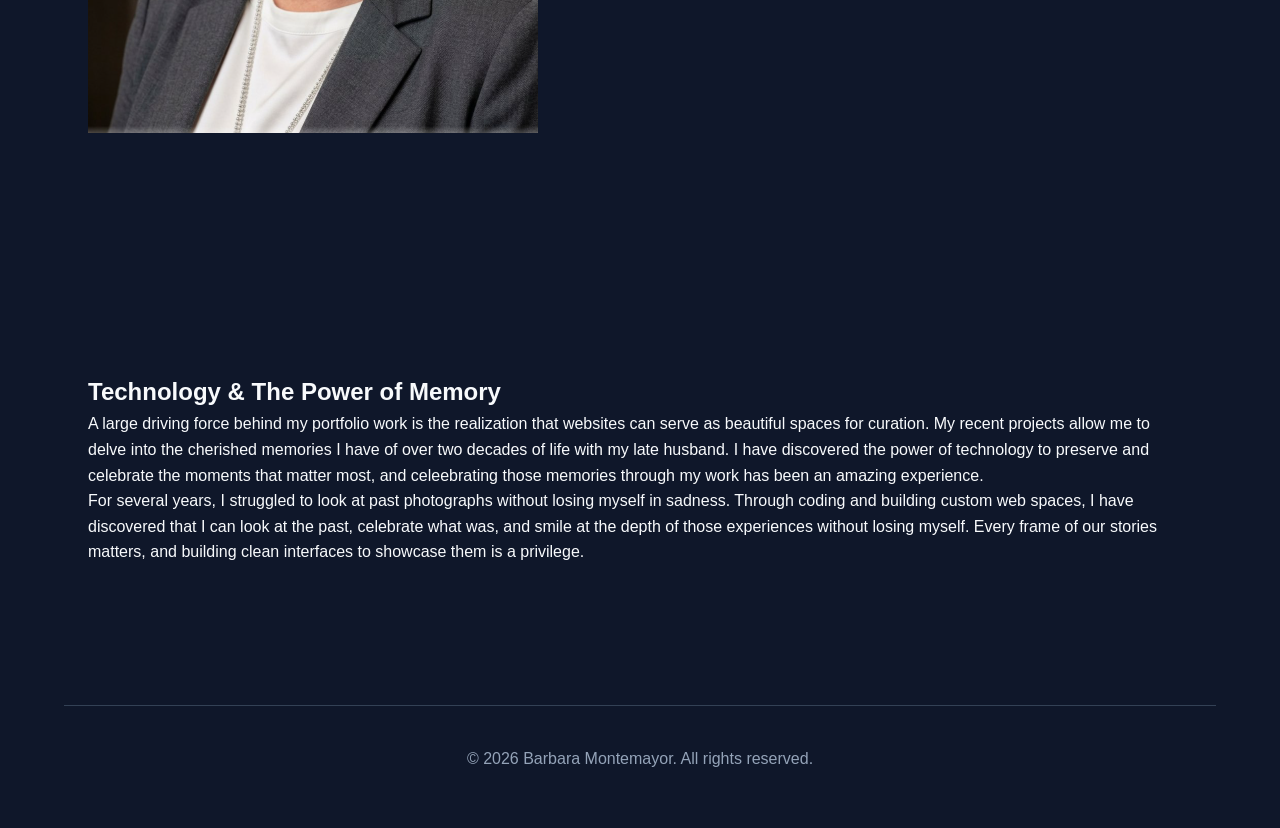
<file: project-02/about.html>
<!DOCTYPE html>
<html lang="en">
<head>
    <meta charset="UTF-8">
    <meta name="viewport" content="width=device-width, initial-scale=1.0">
    <title>About Barbara Montemayor | Personal Portfolio</title>
    
   
    <link rel="stylesheet" href="style.css">
</head>
<body>

  
    <header class="site-header">
        <div class="logo">
            <a href="index.html">BM<span>.</span></a>
        </div>
        <nav class="navigation">
            <ul>
<li><a href="index.html">Home</a></li>
                <li><a href="about.html" class="active">About</a></li>
                <li><a href="projects.html">Projects</a></li>
                <li><a href="https://github.com/Nainebug-74" target="_blank">GitHub</a></li>
                <li><a href="mailto:bmontemayor@sm-energy.com">Email Me</a></li>
            </ul>
        </nav>
    </header>

    <main>
        <main class="container">
        <section class="hero-section">
            <div class="hero-content">
                <h1>Hi, I'm <span class="highlight">Barbara Montemayor</span></h1>
                <h2>Field IT and aspiring Web Developer</h2>
                <p>I am learning to build websites and design applications while pursuing my passion for technology.
                    I discovered my passion for technology and web development through my work in the IT field, and I 
                    am excited to continue growing my skills and contributing to innovative projects. From starting out awkwardly learning
                     to code to now being able to create functional and visually appealing websites, I am proud of the progress I have 
                     made and the knowledge I have gained. I am eager to continue learning and expanding my skill set in this 
                     ever-evolving field.
                </p>
                
                    <a href="projects.html" class="btn btn-primary">View My Work</a>
                    <a href="mailto:bmontemayor@sm-energy.com" class="btn btn-secondary">Let's Talk</a>
        <section class="about-hero">
           
                <div class="about-text">
                    <h1>My Story</h1>
                    <p class="lead-text">
                        Discovering a passion for technology and web development through my everyday work in the IT field.
                    </p>
                    <p>
                        I currently work as a Field IT and am an aspiring **Web Developer**, currently studying for my 
                        Bachelor's degree in Computer Applications at Texas Tech University. My foundation in technology 
                        began with an Associate's degree in Computer Science from Howard College, and I love 
                        finding creative solutions to complex technical issues.
                    </p>
                    <p>
                        Web development is more than just code to me—it is a digital canvas to capture and celebrate the milestones 
                        of my journey. Building these projects has given me a brand new lens to appreciate the structural details 
                        of software and web interfaces.
                    </p>
                </div>
                <div class="about-image-wrapper">
                    <img src="profile.png" alt="Barbara Montemayor Profile Portrait" class="about-image">
                </div>
            </div>
        </section>

        <section class="perspective-section">
            <div class="perspective-card">
                <h2>Technology & The Power of Memory</h2>
                <p>
                    A large driving force behind my portfolio work is the realization that websites can serve as beautiful spaces 
                    for curation. My recent projects allow me to delve into the cherished memories I have of over two decades of life 
                    with my late husband. I have discovered the power of technology to preserve and celebrate the moments that matter 
                    most, and celeebrating those memories through my work has been an amazing experience.
                </p>
                <p>
                    For several years, I struggled to look at past photographs without losing myself in sadness. Through coding and 
                    building custom web spaces, I have discovered that I can look at the past, celebrate what was, and smile 
                    at the depth of those experiences without losing myself. Every frame of our stories matters, and building 
                    clean interfaces to showcase them is a privilege.
                </p>
            </div>
        </section>
    </main>

    <footer class="site-footer">
        <p>&copy; 2026 Barbara Montemayor. All rights reserved.</p>
    </footer>

</body>
</html>
</file>
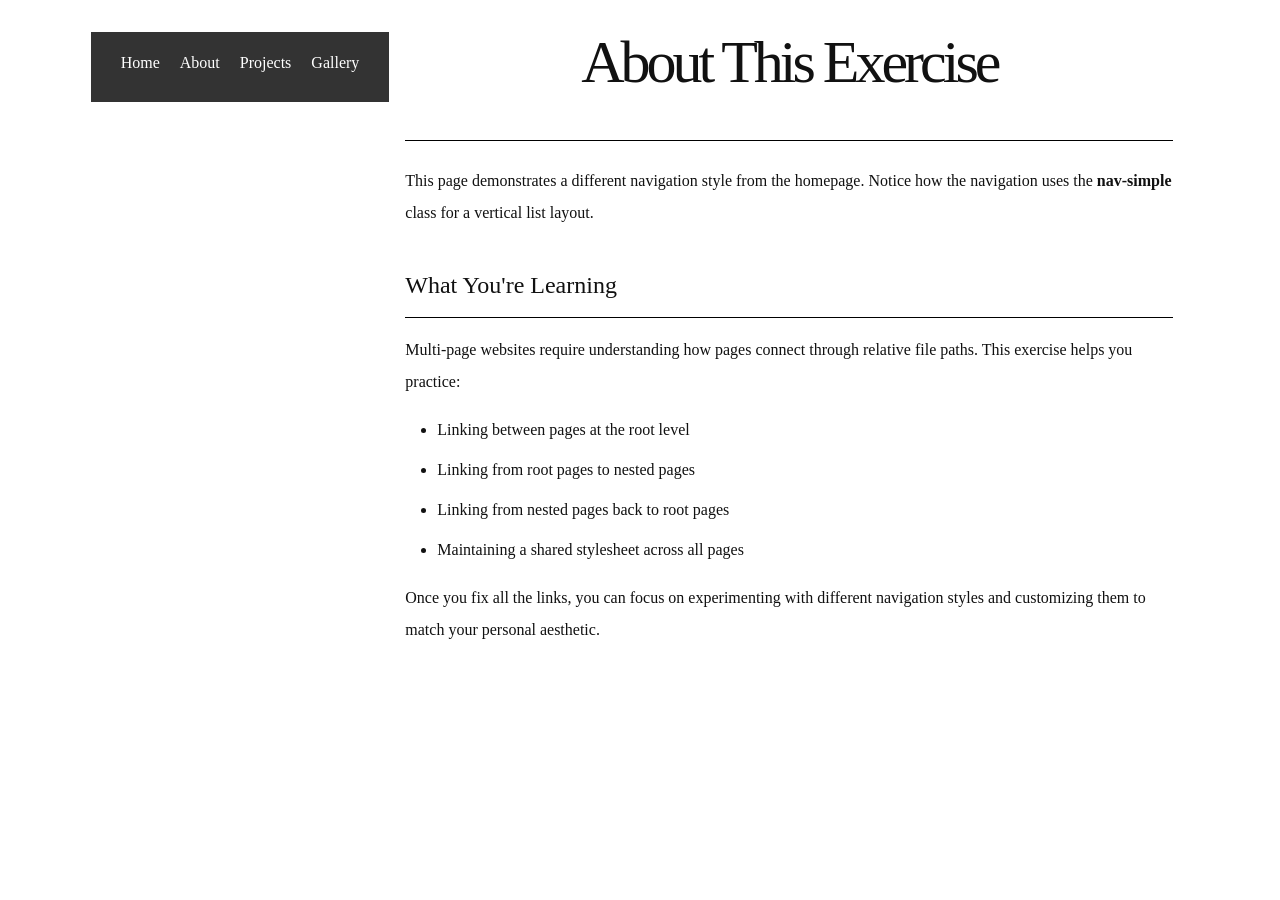
<file: week-06-exercise-01/about.html>
<!DOCTYPE html>
<html lang="en">

<head>
  <meta charset="UTF-8">
  <meta name="viewport" content="width=device-width, initial-scale=1.0">
  <title>Navigation Lab - About</title>
  <link rel="stylesheet" href="css/style.css">
</head>

<body>

  <nav class="nav-mine">
    <ul>
      <li><a href="index.html">Home</a></li>
      <li><a href="about.html">About</a></li>
      <li><a href="projects/index.html">Projects</a></li>
      <li><a href="gallery/index.html">Gallery</a></li>
    </ul>
  </nav>

  <main>
    <h1>About This Exercise</h1>

    <p>This page demonstrates a different navigation style from the homepage. Notice how the navigation uses the
      <strong>nav-simple</strong> class for a vertical list layout.
    </p>

    <h2>What You're Learning</h2>

    <p>Multi-page websites require understanding how pages connect through relative file paths. This exercise helps you
      practice:</p>

    <ul>
      <li>Linking between pages at the root level</li>
      <li>Linking from root pages to nested pages</li>
      <li>Linking from nested pages back to root pages</li>
      <li>Maintaining a shared stylesheet across all pages</li>
    </ul>

    <p>Once you fix all the links, you can focus on experimenting with different navigation styles and customizing them
      to match your personal aesthetic.</p>
  </main>

</body>

</html>
</file>
<file: project-01/style.css>
* {
    box-sizing: border-box;
}

html,

.site-header {
  display: flex;
  justify-content: space-between; 
  align-items: center;           
  padding: 15px 30px;
  background-color: #ffffff;
  box-shadow: 0 2px 5px rgba(0, 0, 0, 0.1);
}

.nav-menu ul {
  display: flex;
  list-style: none;
  margin: 0;
  padding: 0;
  gap: 24px; 
}

.nav-menu a {
  text-decoration: none;
  color: #4f46e5; 
  font-weight: 500;
  transition: color 0.2s ease;
}
body {
    min-height: 100vh;
    margin: 0;
}

body {
    font-family: "Times New Roman", serif;
    line-height: 2;
    display: flex;
    justify-content: center;
    align-items: center;
    padding: 32px 0;
}

main {
    max-width: 1200px;
    width: 100%;
    padding: 16px;
    border: 3px solid rgb(17, 2, 2);
    background-color: #c9c2c2;
}

h1 {
    font-weight: normal;
    font-size: 48px;
    line-height: 1em;
    margin-top: 48px;
    margin-bottom: 48px;
    text-align: center;
}

main>p {
    margin-bottom: 32px;
    text-align: center;
    max-width: 800px;
    margin-left: auto;
    margin-right: auto;
}

.collection-grid {
  margin: 48px 0;
  display: flex;
  flex-wrap: wrap;
  gap: 10px;
  background-color: #cfc2c2;
  align-items: center;
  justify-content: center;
}

.collection-card {
    flex: 1 1 300px;
    border: 3px solid #000000
    background-color: #cfc2c2;
    padding: 16px;
    justify-content: center;
}

.collection-card img {
    width: 100%;
    height: auto;
    display: block;
    border: 1px solid rgba(0, 0, 0, 0.25);
    margin-bottom: 16px;
    align-items: center;
}

.collection-card h2 {
    font-size: 24px;
    font-weight: bold;
    margin-top: 0;
    margin-bottom: 8px;
    line-height: 1.2;
}

.collection-card .details {
    font-size: 14px;
    color: rgba(0, 0, 0, 0.6);
    margin-bottom: 16px;
    font-style: italic;
}

.collection-card .description {
    font-size: 16px;
    margin-bottom: 0;
    line-height: 1.6;
}
@media (width >= 480px) { 
 flex-basis: 45%;
  }

@media (width >= 1024px) {  
  flex-basis: 30%;
}

.contact-btn {
  display: inline-block;
  padding: 12px 24px;
  font-family: 'Helvetica Neue', Arial, sans-serif;
  font-size: 16px;
  font-weight: 600;
  text-decoration: none;
  color: #c9c2c2;
  background-color: #cc0000; 
  border-radius: 6px;
  border: 2px solid transparent;
  transition: all 0.3s ease;
  box-shadow: 0 4px 6px rgba(0, 0, 0, 0.1);
}

.contact-btn:hover {
  background-color: #111111; 
  transform: translateY(-2px);
  box-shadow: 0 6px 12px rgba(0, 0, 0, 0.15);
}

.contact-btn:active {
  transform: translateY(0);
  box-shadow: 0 2px 4px rgba(0, 0, 0, 0.1);
}

#contact {
    display: flex;
    justify-content: space-around;
    align-items: center;
    flex-wrap: wrap;
    padding: 15px 20px;
    background-color: #c9c2c2; 
    border-top: 1px solid #c9c2c2;
    font-family: sans-serif;
    font-size: 14px;
    color: #333;
}

#contact h2, 
#contact p {
    margin: 5px 10px;
}

#contact h2 {
    font-size: 16px;
    text-transform: uppercase;
    letter-spacing: 1px;
}

.contact-btn {
    display: inline-block;
    background-color: #cc0000; 
    color: #494747;
    text-decoration: none;
    padding: 6px 12px;
    border-radius: 4px;
    font-weight: bold;
    transition: background-color 0.2s ease;
}

.contact-btn:hover {
    background-color: #990000; 
}
</file>
<file: project-02/style.css>
:root {
 
  --bg-primary: #0f172a;
  --bg-secondary: #1e293b;
  --bg-card: #111827;
  --text-main: #f8fafc;
  --text-muted: #94a3b8;
  
  --primary-purple: #8b5cf6;
  --primary-hover: #7c3aed;
  --accent-glow: rgba(139, 92, 246, 0.15);
  --border-color: #334155;
  

  --font-heading: 'Montserrat', sans-serif;
  --font-body: 'Open Sans', sans-serif;
  

  --transition-smooth: all 0.3s ease-in-out;
}

*, *::before, *::after {
  box-sizing: border-box;
  margin: 0;
  padding: 0;
}

body {
  background-color: var(--bg-primary);
  color: var(--text-main);
  font-family: var(--font-body);
  line-height: 1.6;
  overflow-x: hidden;
}

h1, h2, h3 {
  font-family: var(--font-heading);
  font-weight: 700;
  color: var(--text-main);
}

a {
  text-decoration: none;
  color: inherit;
  transition: var(--transition-smooth);
}

img {
  max-width: 100%;
  display: block;
}

main {
  max-width: 1200px;
  margin: 0 auto;
  padding: 0 24px;
}

section {
  padding: 80px 0;
}

.site-header {
  display: flex;
  justify-content: space-between;
  align-items: center;
  max-width: 1200px;
  margin: 0 auto;
  padding: 24px;
  border-bottom: 1px solid var(--border-color);
}

.logo a {
  font-family: var(--font-heading);
  font-size: 1.75rem;
  font-weight: 700;
  letter-spacing: -1px;
}

.logo span {
  color: var(--primary-purple);
}

.navigation ul {
  display: flex;
  list-style: none;
  gap: 12px;
}

.navigation a {
  padding: 8px 20px;
  font-weight: 600;
  border-radius: 6px;
  border: 1px solid transparent;
}

.navigation a:hover,
.navigation a.active {
  background-color: var(--accent-glow);
  color: var(--primary-purple);
  border-color: var(--primary-purple);
}

.hero-section {
  display: flex;
  align-items: center;
  justify-content: space-between;
  gap: 48px;
  min-height: 70vh;
}

.hero-content {
  flex: 1;
}

.hero-content h1 {
  font-size: 3rem;
  margin-bottom: 12px;
}

.hero-content .highlight {
  color: var(--primary-purple);
}

.hero-content h2 {
  font-size: 1.5rem;
  font-weight: 500;
  color: var(--text-muted);
  margin-bottom: 24px;
}

.hero-content p {
  font-size: 1.1rem;
  color: var(--text-muted);
  margin-bottom: 32px;
  max-width: 600px;
}

.hero-image {
  flex: 1;
  display: flex;
  justify-content: center;
}

.hero-image img {
  width: 320px;
  height: 320px;
  border-radius: 50%;
  object-fit: cover;
  border: 4px solid var(--primary-purple);
  box-shadow: 0 0 30px var(--accent-glow);
}

.cta-buttons {
  display: flex;
  gap: 16px;
}

.btn {
  display: inline-block;
  padding: 12px 28px;
  font-family: var(--font-heading);
  font-weight: 600;
  border-radius: 8px;
  text-align: center;
  cursor: pointer;
}

.btn-primary {
  background-color: var(--primary-purple);
  color: var(--text-main);
}

.btn-primary:hover {
  background-color: var(--primary-hover);
  transform: translateY(-2px);
}

.btn-secondary {
  border: 2px solid var(--border-color);
  color: var(--text-main);
}

.btn-secondary:hover {
  border-color: var(--primary-purple);
  background-color: var(--accent-glow);
}

.section-title {
  text-align: center;
  margin-bottom: 48px;
}

.section-title h2 {
  font-size: 2.25rem;
  margin-bottom: 12px;
}

.section-title p {
  color: var(--text-muted);
  max-width: 700px;
  margin: 0 auto;
}

.skills-grid {
  display: grid;
  grid-template-columns: repeat(auto-fit, minmax(300px, 1fr));
  gap: 24px;
}

.skill-card {
  background-color: var(--bg-secondary);
  border: 1px solid var(--border-color);
  border-radius: 12px;
  padding: 32px;
  text-align: center;
  position: relative;
}

.skill-card i {
  font-size: 2.5rem;
  color: var(--primary-purple);
  margin-bottom: 16px;
}

.skill-card h3 {
  font-size: 1.25rem;
  margin-bottom: 12px;
}

.skill-card p {
  color: var(--text-muted);
}

.figma-logo {
  height: 30px;
  margin: 16px auto 0 auto;
  object-fit: contain;
}

.projects-preview-grid {
  display: grid;
  grid-template-columns: repeat(auto-fit, minmax(340px, 1fr));
  gap: 32px;
  margin-bottom: 48px;
}

.project-card {
  background-color: var(--bg-card);
  border: 1px solid var(--border-color);
  border-radius: 12px;
  overflow: hidden;
}

.project-card:hover {
  transform: translateY(-6px);
  border-color: var(--primary-purple);
  box-shadow: 0 12px 30px rgba(0, 0, 0, 0.4);
}

.project-card img {
  width: 100%;
  height: 200px;
  object-fit: cover;
  border-bottom: 1px solid var(--border-color);
}

.project-info {
  padding: 24px;
}

.project-info h3 {
  font-size: 1.25rem;
  margin-bottom: 12px;
}

.project-info p {
  color: var(--text-muted);
  font-size: 0.95rem;
  margin-bottom: 20px;
  display: -webkit-box;
  -webkit-line-clamp: 4;
  -webkit-box-orient: vertical;
  overflow: hidden;
}

.text-link {
  color: var(--primary-purple);
  font-weight: 600;
  display: inline-flex;
  align-items: center;
  gap: 6px;
}

.text-link i {
  transition: transform 0.2s ease;
}

.text-link:hover i {
  transform: translateX(4px);
}

.view-all-container {
  text-align: center;
}

.btn-outline {
  border: 2px solid var(--primary-purple);
  color: var(--text-main);
  background: transparent;
}

.btn-outline:hover {
  background-color: var(--primary-purple);
  box-shadow: 0 0 20px var(--accent-glow);
}

.site-footer {
  text-align: center;
  padding: 40px 24px;
  border-top: 1px solid var(--border-color);
  margin-top: 60px;
}

.site-footer p {
  color: var(--text-muted);
  margin-bottom: 16px;
}


@media (max-width: 768px) {
  .site-header {
    flex-direction: column;
    gap: 16px;
  }
  
  .hero-section {
    flex-direction: column-reverse;
    text-align: center;
    gap: 32px;
    padding: 40px 0;
  }
  
  .hero-content h1 {
    font-size: 2.25rem;
  }
  
  .cta-buttons {
    justify-content: center;
  }
  
  .hero-image img {
    width: 240px;
    height: 240px;
  }

  .project-links {
            display: flex;
            gap: 12px;
            margin-top: 16px;
            padding: 0 24px 24px 24px;
        }
        .project-details {
            padding: 24px 24px 8px 24px;
        }
        .project-details h3 {
            font-size: 1.25rem;
            margin-bottom: 8px;
        }
        .project-details p {
            color: var(--text-muted);
            font-size: 0.95rem;
        }
        .directory-footer {
            text-align: center;
            padding: 40px 0 80px 0;
            border-top: 1px solid var(--border-color);
        }
}
@media (max-width: 768px) {
  .about-grid {
    grid-template-columns: 1fr;
    gap: 32px;
  }
</file>
<file: week-03-exercise-01/style.css>
cssbody {
  font-family: Arial, sans-serif;
  background-color: #c0c0c0;
  color: #121212;
  margin: 5px;
  padding: 20px;
}
.card {
  max-width: 600px;
  margin: 0 auto;
  padding: 24px;
  background-color: #00bfff;
  border: 2px solid #470202;
}
.card h1 {
  color: #ff00ff;
  font-size: 22px;
  margin-top: 0;
  margin-bottom: 16px;
}

.card p {
  color: #ffbf00;
  font-size: 16px;
  margin-top: 2px;
  margin-bottom: 2px;
}
</file>
<file: week-04-exercise-01/style.css>
* {
    box-sizing: border-box;
}

html,
body {
    min-height: 100vh;
    margin: 0;
}

body {
    font-family: "Courier New", serif;
    line-height: 2;
    display: flex;
    justify-content: center;
    align-items: flex-start;
    padding: 32px 0;
}

main {
    max-width: 800px;
    width: 90%;
    padding: 16px;
    border: 5px solid rgba(159, 34, 170, 0.25);
}

h1 {
    font-weight: normal;
    font-size: 51px;
    line-height: 1em;
    margin-top: 48px;
    margin-bottom: 48px;
    text-align: center;
}

h2 {
    font-size: 24px;
    margin-top: 48px;
    margin-bottom: 16px;
    border-bottom: 1px solid rgb(5, 40, 238);
    padding-bottom: 16px;
}

p {
    margin-bottom: 16px;
}

.screenshot-container {
    margin: 32px 0;
    padding: 16px;
    border: 5px solid rgb(238, 39, 4);
    text-align: center;
}

.screenshot-container img {
    max-width: 100%;
    height: auto;
    display: block;
    margin: 0 auto;
    border: 1px solid rgba(0, 0, 0, 0.25);
}
</file>
<file: week-04-exercise-02/style.css>
* {
    box-sizing: border-box;
}

html,
body {
    min-height: 100vh;
    margin: 0;
}

body {
    font-family: "Times New Roman", serif;
    line-height: 2;
    display: flex;
    justify-content: center;
    align-items: flex-start;
    padding: 32px 0;
}

main {
    max-width: 1200px;
    width: 90%;
    padding: 16px;
    border: 1px solid rgba(0, 0, 0, 0.25);
}

h1 {
    font-weight: normal;
    font-size: 48px;
    line-height: 1em;
    margin-top: 48px;
    margin-bottom: 48px;
    text-align: center;
}

main>p {
    margin-bottom: 32px;
    text-align: center;
    max-width: 800px;
    margin-left: auto;
    margin-right: auto;
}

.collection-grid {
    margin: 48px 0;
  display: flex;
  flex-wrap: wrap;
  gap: 10px;
}

.collection-card {
    flex: 1 1 300px;
    border: 3px solid rgb(169 117 224);
    background-color: #cfc2c2;
    padding: 16px;
}

.collection-card img {
    width: 100%;
    height: auto;
    display: block;
    border: 1px solid rgba(0, 0, 0, 0.25);
    margin-bottom: 16px;
}

.collection-card h2 {
    font-size: 24px;
    font-weight: bold;
    margin-top: 0;
    margin-bottom: 8px;
    line-height: 1.2;
}

.collection-card .details {
    font-size: 14px;
    color: rgba(0, 0, 0, 0.6);
    margin-bottom: 16px;
    font-style: italic;
}

.collection-card .description {
    font-size: 16px;
    margin-bottom: 0;
    line-height: 1.6;
}
@media (width >= 480px) { 
 flex-basis: 45%;
  }

@media (width >= 1024px) {  
  flex-basis: 30%;
}
</file>
<file: week-05-exercise-01/style.css>
* {
    margin: 0;
    padding: 0;
    box-sizing: border-box;
}

body {
    font-family: "Times New Roman", serif;
    line-height: 2;
    background-color: #fafafa;
    color: #1F2937;
    padding: 32px 16px;
}

.container {
    max-width: 800px;
    margin: 0 auto;
    display: flex;
    flex-direction: column;
    gap: 48px;
}

h1 {
    font-size: 48px;
    line-height: 1em;
    font-weight: normal;
    text-align: center;
    margin-bottom: 16px;
}

.subtitle {
    text-align: center;
    font-size: 16px;
    color: #6B7280;
    margin-bottom: 32px;
}

h2 {
    font-size: 24px;
    font-weight: normal;
    border-bottom: 1px solid rgba(0, 0, 0, 1);
    padding-bottom: 8px;
    margin-bottom: 16px;
}

.button-section {
    padding: 32px;
    background-color: #ffffff;
    border: 1px solid rgba(0, 0, 0, 0.25);
}

.button-section p {
    font-size: 16px;
    margin-bottom: 24px;
}

button {
    font-family: "Times New Roman", serif;
    font-size: 16px;
    cursor: pointer;
    border-radius: 0;
}

.button-01 {
    background-color: #0066CC;
    color: #ffffff;
    padding: 16px 32px;
    border: 2px solid #0066CC;
    transition: background-color 0.3s ease, color 0.3s ease, border-color 0.3s ease;
}

.button-01:hover {
    background-color: #ffffff;
    color: #0066CC;
    border-color: #0066CC;
}

.button-02 {
    background-color: #0e6027;
    color: #ffffff;
    padding: 16px 32px;
    border: 2px solid #0e6027;
    transition: transform 0.3s ease, box-shadow 0.3s ease;
}

.button-02:hover {
    transform: translateY(-4px);
    box-shadow: 0 8px 16px rgba(0, 0, 0, 0.2);
}


.button-03 { 
  background-color: #4f46e5; 
  color: #ffffff; 
  padding: 12px 24px; 
  border: 2px solid #4f46e5; 
  font-family: inherit; 
  cursor: pointer; 
  transition: transform 0.2s ease, box-shadow 0.2s ease; 
} 

.button-03:hover { 
  transform: translatex(10px); 
  box-shadow: 0 4px 12px rgba(79, 70, 229, 0.3); 
  border-color: #000000;
}


.button-04 {
  background-color: #f97316;
  padding: 12px 24px;
  border: 2px solid #05f1d2;
  transition: transform 0.6s ease, background-color 0.4s ease, border-color 0.4s ease;
}

.button-04:hover { 
  transform: rotate(10deg); 
  background-color: #05f1d2; 
  border-color: #000000;
}

.button-05 {
  background-color: #10b981;
  color: #ffffff;
  padding: 12px 24px;
  border: 3px solid #032e5f;
  font-family: inherit;
  cursor: pointer;
  transform: scale(1); 
  transition: transform 0.3s ease, background-color 0.3s ease, border-color 0.3s ease;
}

.button-05:hover {
  transform: scale(1.1);
  background-color: #059669;
  border-color: #03634548; 
  border-bottom-color: #000000; 
}

.button-06 { 
  position: relative;
  background-color: #5603a39f; 
  color: #f5f1f1; 
  padding: 12px 24px; 
  border: 2px solid transparent;
  font-family: inherit; 
  cursor: pointer;
  overflow: hidden; 
  transition: transform 0.4s ease, background-color 0.3s ease; 
} 

.button-06::before {
  content: '';
  position: absolute;
  top: 0;
  left: 0;
  width: 100%;
  height: 100%;
  border: 4px solid #4b06ebe7;
  box-sizing: border-box;
  transform: rotate(0deg) scale(0);
  transition: transform 2s ease-in-out;
}

.button-06:hover { 
  transform: scale(1.1); 
  background-color: #c408dd; 
}

.button-06:hover::before {
  transform: rotate(180deg) scale(1);
}
</file>
<file: week-06-exercise-01/css/style.css>
* {
  margin: 0;
  padding: 0;
  box-sizing: border-box;
}

body {
  font-family: "Times New Roman", serif;
  font-size: 16px;
  line-height: 2;
  color: #111111;
  background-color: #ffffff;
  display: flex;
  justify-content: center;
  align-items: flex-start;
  min-height: 100vh;
  padding: 32px 0;
}

main {
  max-width: 800px;
  width: 100%;
  padding: 0 16px;
}

h1 {
  font-size: 3.75rem;
  font-weight: normal;
  line-height: 1em;
  letter-spacing: -0.25rem;
  text-align: center;
  margin-bottom: 24px;
  padding-bottom: 48px;
  border-bottom: 1px solid rgba(0, 0, 0, 1);
}

h2 {
  font-size: 24px;
  font-weight: normal;
  margin-top: 32px;
  margin-bottom: 16px;
  padding-bottom: 8px;
  border-bottom: 1px solid rgba(0, 0, 0, 1);
}

p {
  margin-bottom: 16px;
}

ul {
  margin-left: 32px;
  margin-bottom: 16px;
}

li {
  margin-bottom: 8px;
}

a {
  color: #0066CC;
  text-decoration: underline;
}

a:hover {
  color: #004499;
}

code {
  font-family: monospace;
  background-color: #f5f5f5;
  padding: 2px 6px;
  border: 1px solid rgba(0, 0, 0, 0.25);
}

.nav-simple {
  position: fixed;
  left: 32px;
  top: 32px;
  width: 200px;
}

.nav-simple ul {
  list-style: none;
  margin: 0;
  padding: 0;
}

.nav-simple li {
  margin-bottom: 8px;
}

.nav-simple a {
  display: block;
  padding: 8px 16px;
  color: #0066CC;
  text-decoration: none;
  background-color: #fafafa;
  border: 1px solid rgba(0, 0, 0, 0.25);
  transition: background-color 0.3s ease, color 0.3s ease;
}

.nav-simple a:hover {
  background-color: #0066CC;
  color: #ffffff;
}

.nav-simple+main {
  margin-left: 232px;
}

.nav-horizontal {
  position: fixed;
  top: 0;
  left: 0;
  right: 0;
  background-color: #333333;
  padding: 0 32px;
  box-shadow: 0 2px 4px rgba(0, 0, 0, 0.1);
  z-index: 1000;
}

.nav-horizontal ul {
  list-style: none;
  margin: 0;
  padding: 0;
  display: flex;
  gap: 32px;
}

.nav-horizontal li {
  margin-bottom: 0;
}

.nav-horizontal a {
  display: block;
  padding: 16px 0;
  color: #ffffff;
  text-decoration: none;
  transition: color 0.3s ease;
}

.nav-horizontal a:hover {
  color: #0066CC;
}

.nav-horizontal+main {
  margin-top: 80px;
}

.nav-custom {}

.nav-custom ul {}

.nav-custom li {}

.nav-custom a {}

.nav-custom a:hover {}

.nav-mine {
  display: flex;
  justify-content: space-between; 
  align-items: center;            
  background-color: #333;         
  padding: 15px 30px;
  color: white;
}
.nav-mine ul {
  list-style-type: none;         
  margin: 0;
  padding: 0;
  display: flex;                  
  gap: 20px;                     
}
.nav-mine a {
  color: white;
  text-decoration: none;         
  font-size: 16px;
  font-weight: 500;
  transition: color 0.3s ease;    
}
.nav-center {
  justify-content: center;
  gap: 24px;
  padding: 12px 0;
}
.nav-center a:hover {
  color: #6d28d9; 
}

.nav-between {
  justify-content: space-between;
  padding: 12px 24px;
}
.nav-between a:hover {
  color: #6d28d9; 
}

.nav-bar { 
  background-color: #f3e8ff; 
  color: #581c87;           
  padding: 0 24px; 
} 

.nav-bar a { 
  display: inline-block;     
  padding: 16px 20px; 
  color: #581c87;           
  text-decoration: none;   
  transition: background-color 0.3s ease, color 0.3s ease; 
} 

.nav-bar a:hover { 
  background-color: #e9d5ff; 
  color: #3b0764;            
}

.nav-list {
  display: flex;
  list-style: none;
  margin: 0;
  padding: 0;
  font-family: 'Montserrat', sans-serif;
}

.nav-list a {
  text-decoration: none;
  color: inherit;
  display: inline-block;
  transition: all 0.2s ease;
}

.nav-links {
  display: flex;                 
  gap: 12px;                      
}

.nav-links a {
  display: inline-block;
  padding: 10px 20px;             
  background-color: #ffffff;      
  color: #581c87;                 
  text-decoration: none;
  font-family: sans-serif;
  font-weight: 500;
  border: 2px solid #581c87;      
  border-radius: 6px;             
  transition: all 0.2s ease;       
}

.nav-links a:hover {
  background-color: #581c87;     
  color: #ffffff;                 
}
.nav-links {
  display: flex;                  
  list-style: none;              
  margin: 0;
  padding: 0;
}

.nav-links a {
  display: block;                 
  padding: 16px 20px;
  color: #581c87;                 
  text-decoration: none;
  font-family: sans-serif;
  font-weight: 500;
  transition: background-color 0.2s ease, color 0.2s ease;
}

.nav-links a:hover {
  background-color: #e9d5ff;     
  color: #3b0764;                 
}

@media (width >=480px) {}

@media (width >=1024px) {}
</file>
